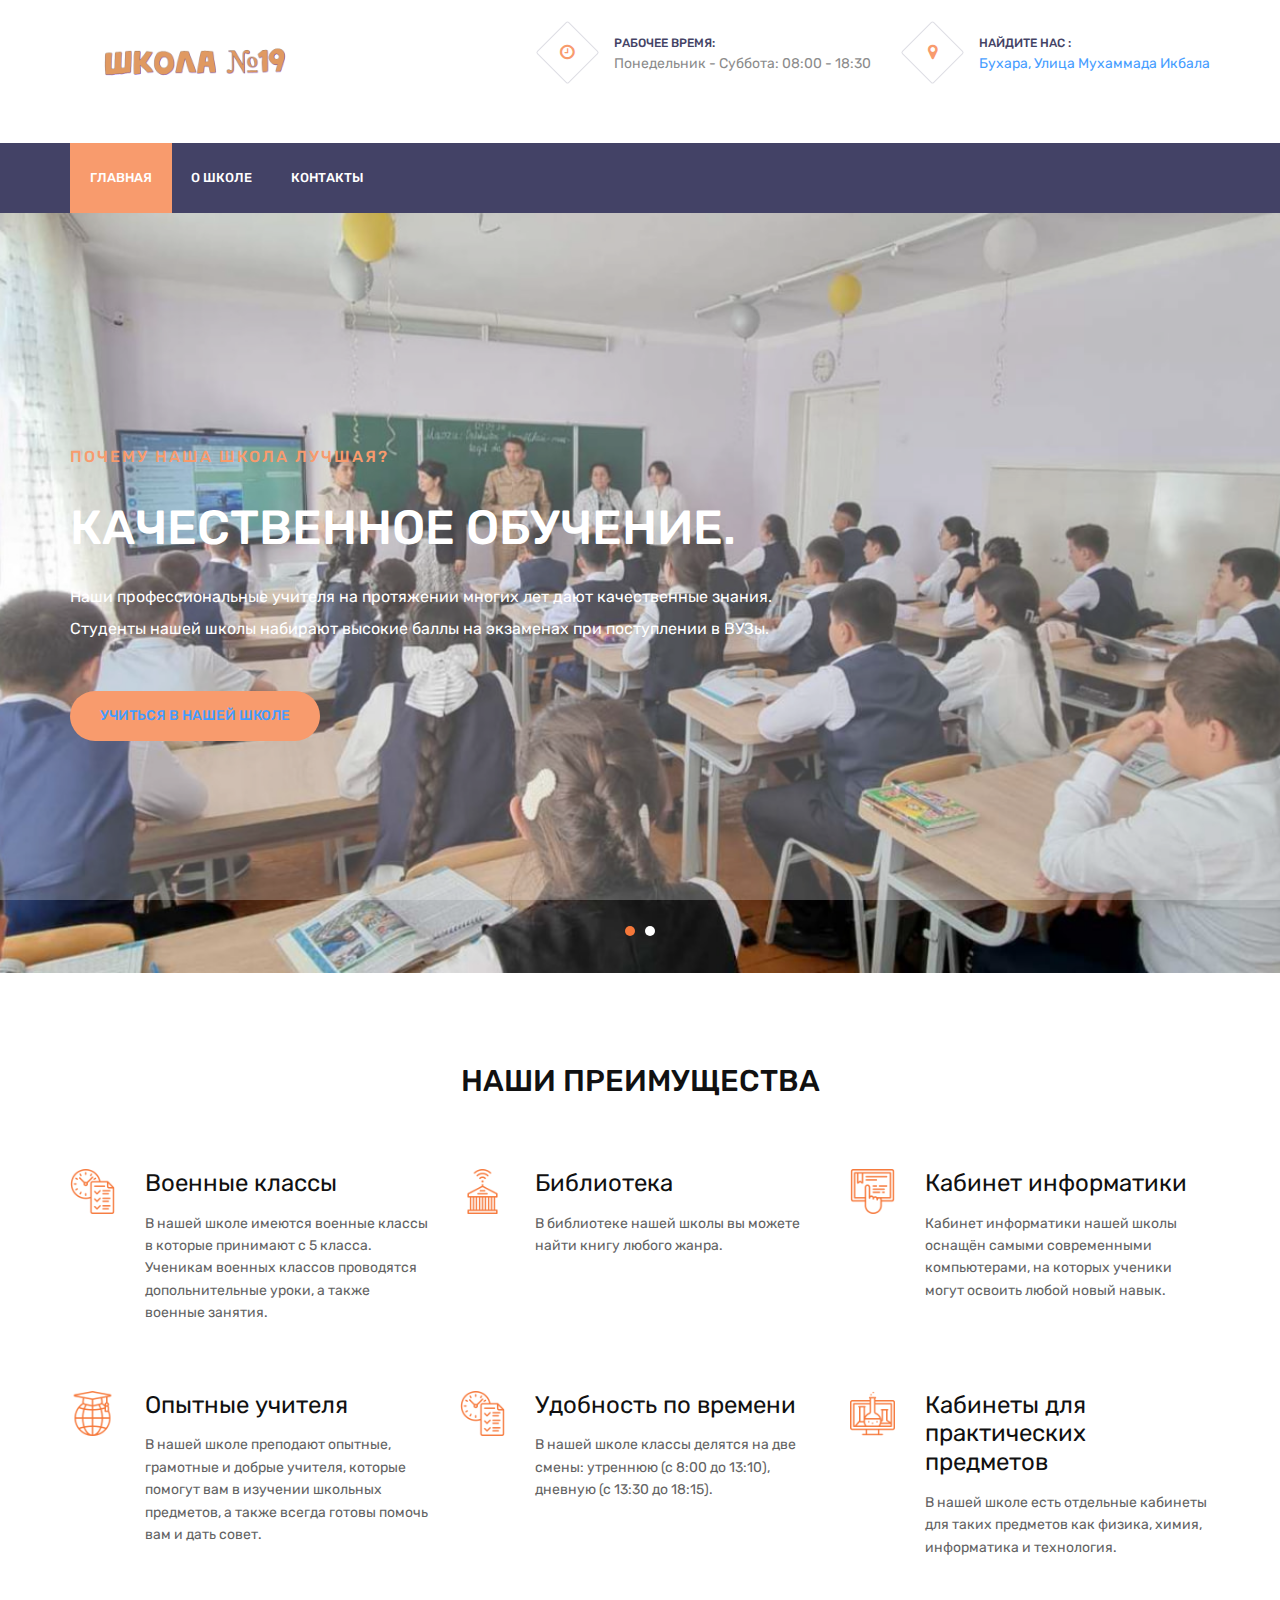
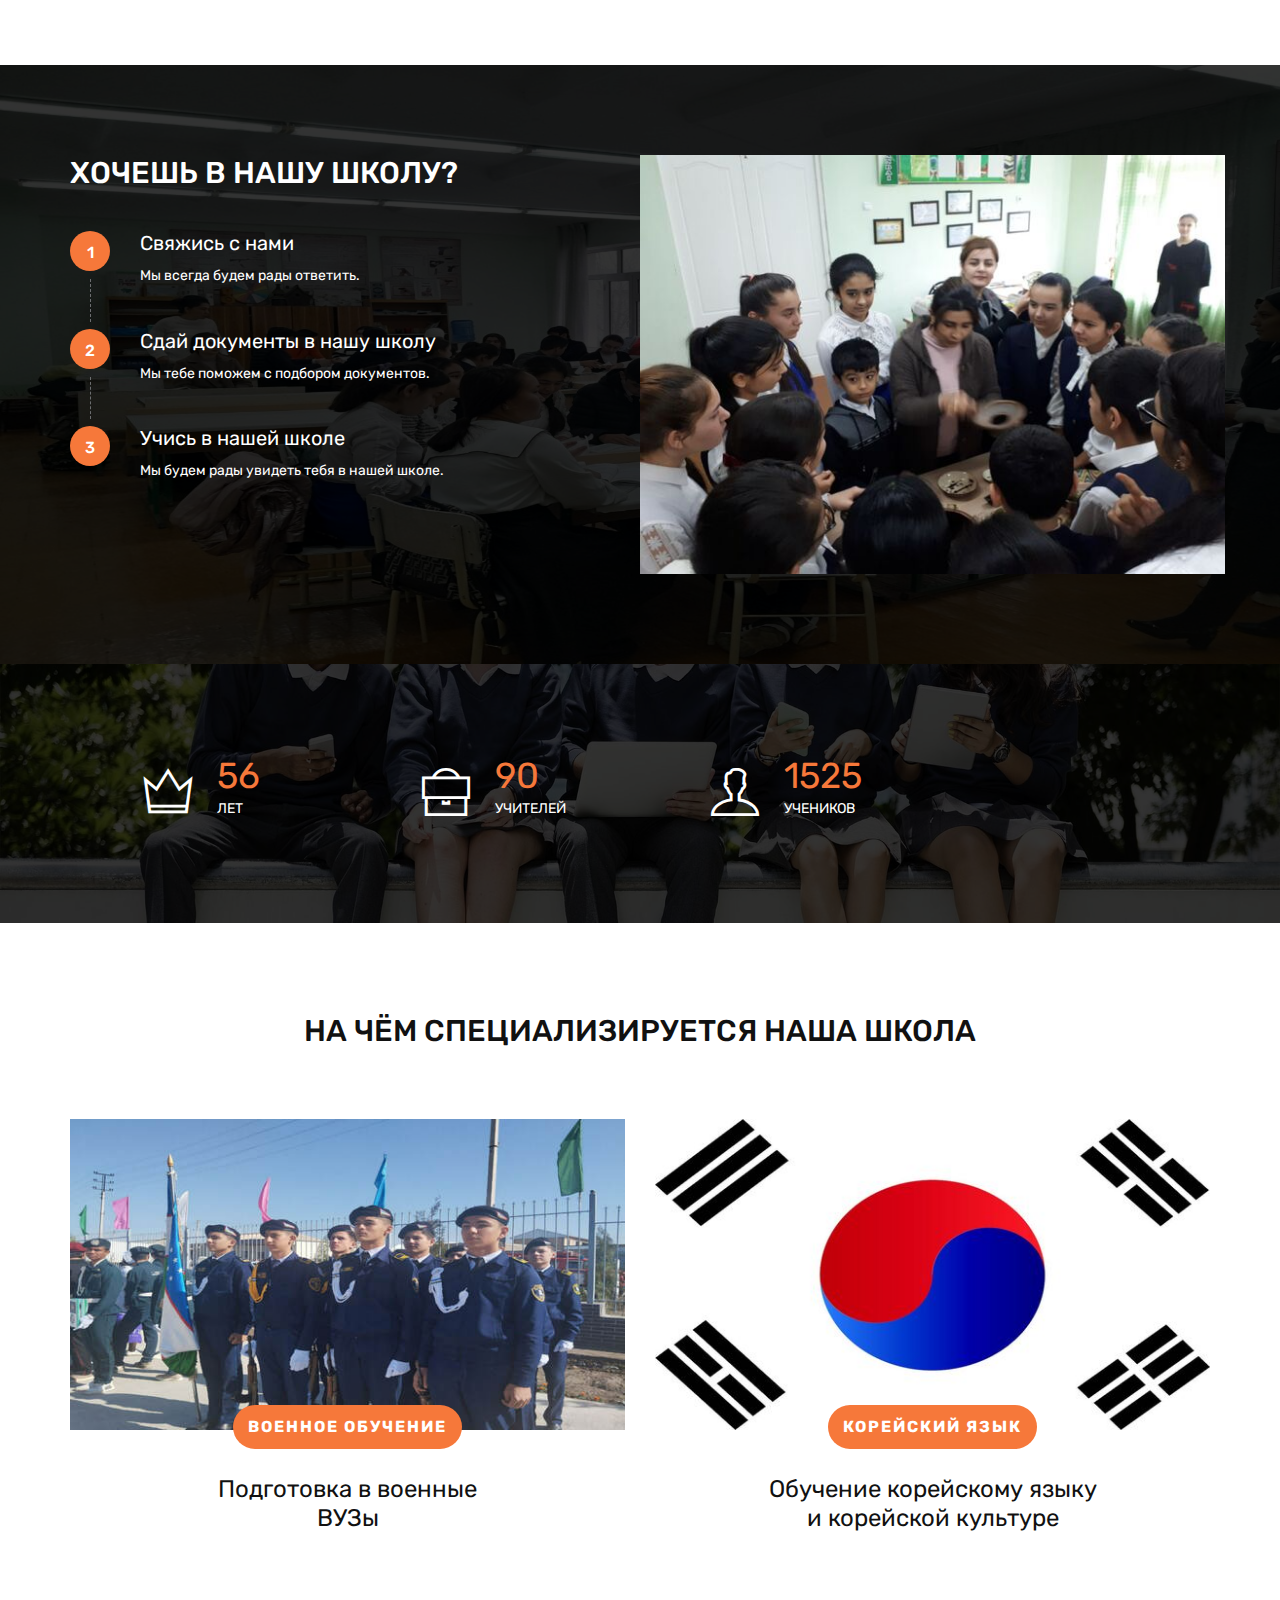
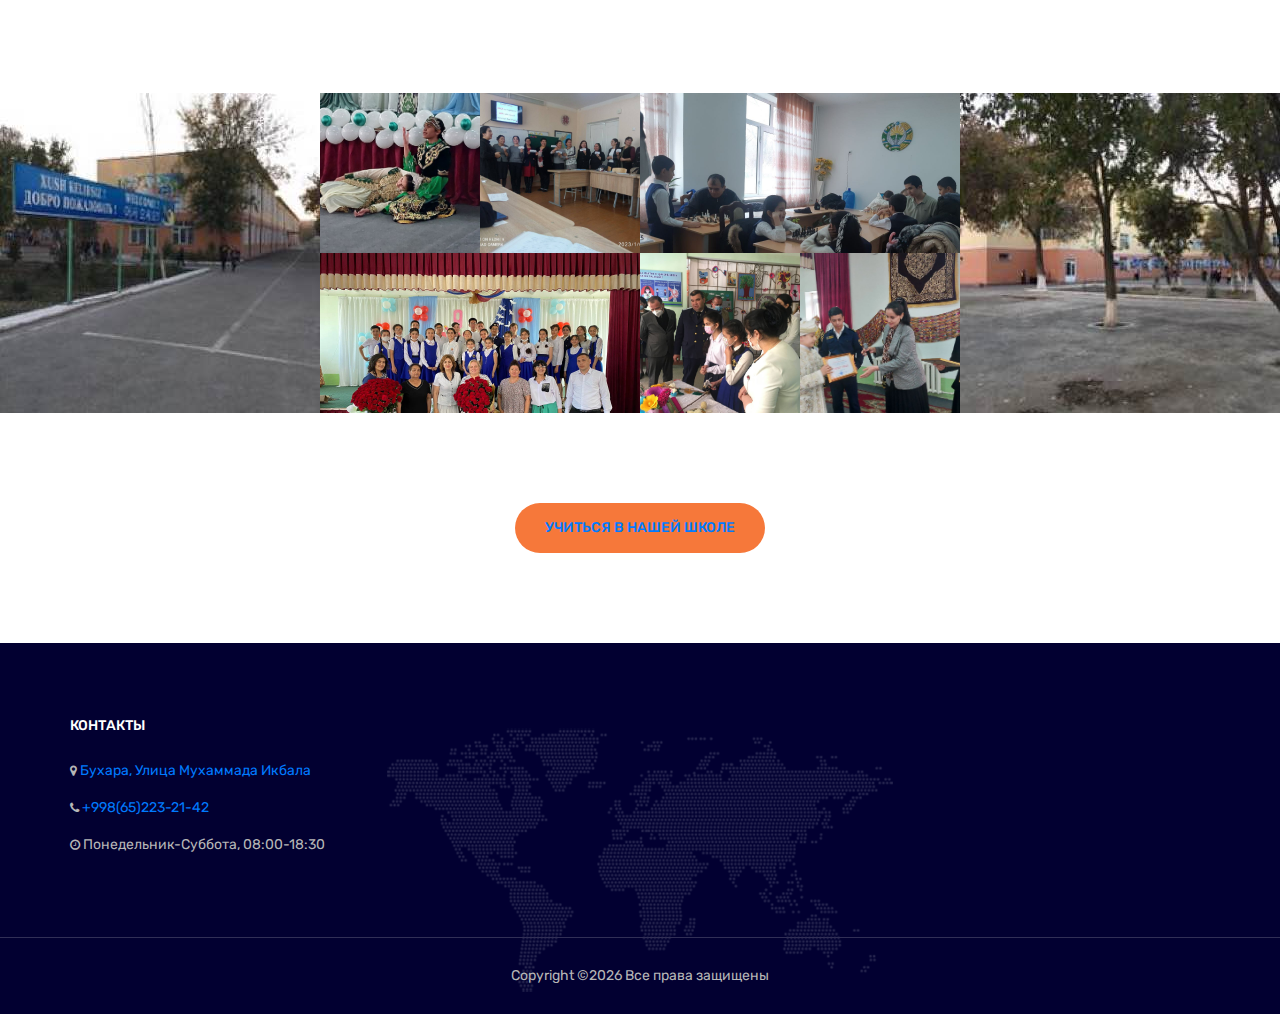
<file: index.html>
<!DOCTYPE html>
<html lang="en">
<head>
	<title>СГОШ №19</title>
	<meta charset="UTF-8">
	<meta name="description" content="Официальный сайт СГОШ №19">
	<meta name="keywords" content="школа №19 Бухара, СГОШ №19 Бухара">
	<meta name="viewport" content="width=device-width, initial-scale=1.0">
	<!-- Favicon -->   
	<link href="img/favicon.ico" rel="shortcut icon"/>

	<!-- Google Fonts -->
	<link href="https://fonts.googleapis.com/css?family=Rubik:400,400i,500,500i,700,700i" rel="stylesheet">

	<!-- Stylesheets -->
	<link rel="stylesheet" href="css/bootstrap.min.css"/>
	<link rel="stylesheet" href="css/font-awesome.min.css"/>
	<link rel="stylesheet" href="css/themify-icons.css"/>
	<link rel="stylesheet" href="css/magnific-popup.css"/>
	<link rel="stylesheet" href="css/animate.css"/>
	<link rel="stylesheet" href="css/owl.carousel.css"/>
	<link rel="stylesheet" href="css/style.css"/>


	<!--[if lt IE 9]>
	  <script src="https://oss.maxcdn.com/html5shiv/3.7.2/html5shiv.min.js"></script>
	  <script src="https://oss.maxcdn.com/respond/1.4.2/respond.min.js"></script>
	<![endif]-->

</head>
<body>
	<!-- Page Preloder -->
	<div id="preloder">
		<div class="loader"></div>
	</div>

	<!-- header section -->
	<header class="header-section">
		<div class="container">
			<!-- logo -->
			<a href="index.html" class="site-logo"><img src="img/logo.png" width="250" alt=""></a>
			<div class="nav-switch">
				<i class="fa fa-bars"></i>
			</div>
			<div class="header-info">
				<div class="hf-item">
					<i class="fa fa-clock-o"></i>
					<p><span>Рабочее время:</span>Понедельник - Суббота: 08:00 - 18:30</p>
				</div>
				<div class="hf-item">
					<i class="fa fa-map-marker"></i>
					<p><span>Найдите нас :</span><a href = "https://yandex.uz/maps/org/shkola_19/133479031563/?ysclid=leb107kxaq178879486">Бухара, Улица Мухаммада Икбала</a></p>
				</div>
			</div>
		</div>
	</header>
	<!-- header section end-->


	<!-- Header section  -->
	<nav class="nav-section">
		<div class="container">
			
			<ul class="main-menu">
				<li class="active"><a href="index.html">Главная</a></li>
				<li><a href="about.html">О школе</a></li>
				<li><a href="contact.html">Контакты</a></li>
			</ul>
		</div>
	</nav>
	<!-- Header section end -->


	<!-- Hero section -->
	<section class="hero-section">
		<div class="hero-slider owl-carousel">
			<div class="hs-item set-bg" data-setbg="img/hero-slider/1.jpg">
				<div class="hs-text">
					<div class="container">
						<div class="row">
							<div class="col-lg-8">
								<div class="hs-subtitle">Почему наша школа лучшая?</div>
								<h2 class="hs-title">Качественное обучение.</h2>
								<p class="hs-des">Наши профессиональные учителя на протяжении многих лет дают качественные знания.<br> Студенты нашей школы набирают высокие баллы на экзаменах при поступлении в ВУЗы.</p>
								<div class="site-btn"><a href="contact.html">Учиться в нашей школе</a></div>
							</div>
						</div>
					</div>
				</div>
			</div>
			<div class="hs-item set-bg" data-setbg="img/hero-slider/2.jpg">
				<div class="hs-text">
					<div class="container">
						<div class="row">
							<div class="col-lg-8">
								<div class="hs-subtitle">Почему наша школа лучшая?</div>
								<h2 class="hs-title">Праздники</h2>
								<p class="hs-des">В нашей школе мы не только обучаем, но и развлекаем учеников ведь между уроками всегда нужны небольшие перерывы и развлечения в виде конкурсов и праздников.</p>
							<div class="site-btn"><a href="contact.html">Учиться в нашей школе</a></div>
							</div>
						</div>
					</div>
				</div>
			</div>
		</div>
	</section>
	<!-- Hero section end -->


	
	<!-- Services section -->
	<section class="service-section spad">
		<div class="container services">
			<div class="section-title text-center">
				<h3>Наши преимущества</h3>
				
			</div>
			<div class="row">
				<div class="col-lg-4 col-sm-6 service-item">
					<div class="service-icon">
						<img src="img/services-icons/5.png" alt="1">
					</div>
					<div class="service-content">
						<h4>Военные классы</h4>
						<p>В нашей школе имеются военные классы в которые принимают с 5 класса. Ученикам военных классов проводятся допольнительные уроки, а также военные занятия.</p>
					</div>
				</div>
				<div class="col-lg-4 col-sm-6 service-item">
					<div class="service-icon">
						<img src="img/services-icons/2.png" alt="1">
					</div>
					<div class="service-content">
						<h4>Библиотека</h4>
						<p>В библиотеке нашей школы вы можете найти книгу любого жанра.</p>
					</div>
				</div>
				<div class="col-lg-4 col-sm-6 service-item">
					<div class="service-icon">
						<img src="img/services-icons/3.png" alt="1">
					</div>
					<div class="service-content">
						<h4>Кабинет информатики</h4>
						<p>Кабинет информатики нашей школы оснащён самыми современными компьютерами, на которых ученики могут освоить любой новый навык.</p>
					</div>
				</div>
				<div class="col-lg-4 col-sm-6 service-item">
					<div class="service-icon">
						<img src="img/services-icons/4.png" alt="1">
					</div>
					<div class="service-content">
						<h4>Опытные учителя</h4>
						<p>В нашей школе преподают опытные, грамотные и добрые учителя, которые помогут вам в изучении школьных предметов, а также всегда готовы помочь вам и дать совет.</p>
					</div>
				</div>
				<div class="col-lg-4 col-sm-6 service-item">
					<div class="service-icon">
						<img src="img/services-icons/5.png" alt="1">
					</div>
					<div class="service-content">
						<h4>Удобность по времени</h4>
						<p>В нашей школе классы делятся на две смены: утреннюю (с 8:00 до 13:10), дневную (с 13:30 до 18:15).</p>
					</div>
				</div>
				<div class="col-lg-4 col-sm-6 service-item">
					<div class="service-icon">
						<img src="img/services-icons/6.png" alt="1">
					</div>
					<div class="service-content">
						<h4>Кабинеты для практических предметов</h4>
						<p>В нашей школе есть отдельные кабинеты для таких предметов как физика, химия, информатика и технология.</p>
					</div>
				</div>
			</div>
		</div>
	</section>
	<!-- Services section end -->

	
	<!-- Enroll section -->
	<section class="enroll-section spad set-bg" data-setbg="img/enroll-bg.jpg">
		<div class="container">
			<div class="row">
				<div class="col-lg-5">
					<div class="section-title text-white">
						<h3>Хочешь в нашу школу?</h3>
						
					</div>
					<div class="enroll-list text-white">
						<div class="enroll-list-item">
							<span>1</span>
							<h5><a href="contact.html">Свяжись с нами</a></h5>
							<p>Мы всегда будем рады ответить.</p>
						</div>
						<div class="enroll-list-item">
							<span>2</span>
							<h5>Сдай документы в нашу школу</h5>
							<p>Мы тебе поможем с подбором документов.</p>
						</div>
						<div class="enroll-list-item">
							<span>3</span>
							<h5>Учись в нашей школе</h5>
							<p>Мы будем рады увидеть тебя в нашей школе.</p>
						</div>
					</div>
				</div>
				<div class="col-lg-6 offset-lg-1 p-lg-0 p-4">
					<img src="img/encroll-img.jpg" alt="">
				</div>
			</div>
		</div>
	</section>
	<!-- Enroll section end -->


	

	<!-- Fact section -->
	<section class="fact-section spad set-bg" data-setbg="img/fact-bg.jpg">
		<div class="container">
			<div class="row">
				<div class="col-sm-6 col-lg-3 fact">
					<div class="fact-icon">
						<i class="ti-crown"></i>
					</div>
					<div class="fact-text">
						<h2>56</h2>
						<p>ЛЕТ</p>
					</div>
				</div>
				<div class="col-sm-6 col-lg-3 fact">
					<div class="fact-icon">
						<i class="ti-briefcase"></i>
					</div>
					<div class="fact-text">
						<h2>90</h2>
						<p>УЧИТЕЛЕЙ</p>
					</div>
				</div>
				<div class="col-sm-6 col-lg-3 fact">
					<div class="fact-icon">
						<i class="ti-user"></i>
					</div>
					<div class="fact-text">
						<h2>1525</h2>
						<p>УЧЕНИКОВ</p>
					</div>
				</div>
				
			</div>
		</div>
	</section>
	<!-- Fact section end-->


	<!-- Event section -->
	<section class="event-section spad">
		<div class="container">
			<div class="section-title text-center">
				<h3>НА ЧЁМ СПЕЦИАЛИЗИРУЕТСЯ НАША ШКОЛА</h3>
				
			</div>
			<div class="row">
				<div class="col-md-6 event-item">
					<div class="event-thumb">
						<img src="img/event/1.jpg" alt="">
						<div class="event-date">
						<span>ВОЕННОЕ ОБУЧЕНИЕ</span>
						</div>
					</div>
					<div class="event-info">
						<h4>Подготовка в военные<br>ВУЗы</h4>
						
					</div>
				</div>
				<div class="col-md-6 event-item">
					<div class="event-thumb">
						<img src="img/event/2.jpg" alt="">
						<div class="event-date">
							<span>КОРЕЙСКИЙ ЯЗЫК</span>
						</div>
					</div>
					<div class="event-info">
						<h4>Обучение корейскому языку <br> и корейской культуре</h4>
						
					</div>
				</div>
			</div>
		</div>
	</section>
	<!-- Event section end -->


	<!-- Gallery section -->
	<div class="gallery-section">
		<div class="gallery">
			<div class="grid-sizer"></div>
			<div class="gallery-item gi-big set-bg" data-setbg="img/gallery/1.jpg">
				<a class="img-popup" href="img/gallery/1.jpg"><i class="ti-plus"></i></a>
			</div>
			<div class="gallery-item set-bg" data-setbg="img/gallery/2.jpg">
				<a class="img-popup" href="img/gallery/2.jpg"><i class="ti-plus"></i></a>
			</div>
			<div class="gallery-item set-bg" data-setbg="img/gallery/3.jpg">
				<a class="img-popup" href="img/gallery/3.jpg"><i class="ti-plus"></i></a>
			</div>
			<div class="gallery-item gi-long set-bg" data-setbg="img/gallery/5.jpg">
				<a class="img-popup" href="img/gallery/5.jpg"><i class="ti-plus"></i></a>
			</div>
			<div class="gallery-item gi-big set-bg" data-setbg="img/gallery/8.jpg">
				<a class="img-popup" href="img/gallery/8.jpg"><i class="ti-plus"></i></a>
			</div>
			<div class="gallery-item gi-long set-bg" data-setbg="img/gallery/4.jpg">
				<a class="img-popup" href="img/gallery/4.jpg"><i class="ti-plus"></i></a>
			</div>
			<div class="gallery-item set-bg" data-setbg="img/gallery/6.jpg">
				<a class="img-popup" href="img/gallery/6.jpg"><i class="ti-plus"></i></a>
			</div>
			<div class="gallery-item set-bg" data-setbg="img/gallery/7.jpg">
				<a class="img-popup" href="img/gallery/7.jpg"><i class="ti-plus"></i></a>
			</div>
		</div>
	</div>
	<!-- Gallery section -->


	<!-- Blog section -->
	<section class="blog-section spad">
	      <center><div class="site-btn"><a href="contact.html">Учиться в нашей школе</a></div></center>
	</section>
	<!-- Blog section -->


	


	<!-- Footer section -->
	<footer class="footer-section">
		<div class="container footer-top">
			<div class="row">
				
				<!-- widget -->
				<div class="col-sm-6 col-lg-3 footer-widget">
					<h6 class="fw-title">КОНТАКТЫ</h6>
					<ul class="contact">
						<li><p><i class="fa fa-map-marker"></i> <a href = "https://yandex.uz/maps/org/shkola_19/133479031563/?ysclid=leb107kxaq178879486">Бухара, Улица Мухаммада Икбала</a></p></li>
						<li><p><i class="fa fa-phone"></i> <a href="tel:+998652232152">+998(65)223-21-42</a></p></li>
						<li><p><i class="fa fa-clock-o"></i> Понедельник-Суббота, 08:00-18:30</p></li>
					</ul>
				</div>
			</div>
		</div>
		<!-- copyright -->
		<div class="copyright">
			<div class="container">
				<p><!-- Link back to Colorlib can't be removed. Template is licensed under CC BY 3.0. -->
Copyright &copy;<script>document.write(new Date().getFullYear());</script> Все права защищены 

<!-- Link back to Colorlib can't be removed. Template is licensed under CC BY 3.0. --></p>
			</div>		
		</div>
	</footer>
	<!-- Footer section end-->



	<!--====== Javascripts & Jquery ======-->
	<script src="js/jquery-3.2.1.min.js"></script>
	<script src="js/owl.carousel.min.js"></script>
	<script src="js/jquery.countdown.js"></script>
	<script src="js/masonry.pkgd.min.js"></script>
	<script src="js/magnific-popup.min.js"></script>
	<script src="js/main.js"></script>
	
</body>
</html>
</file>
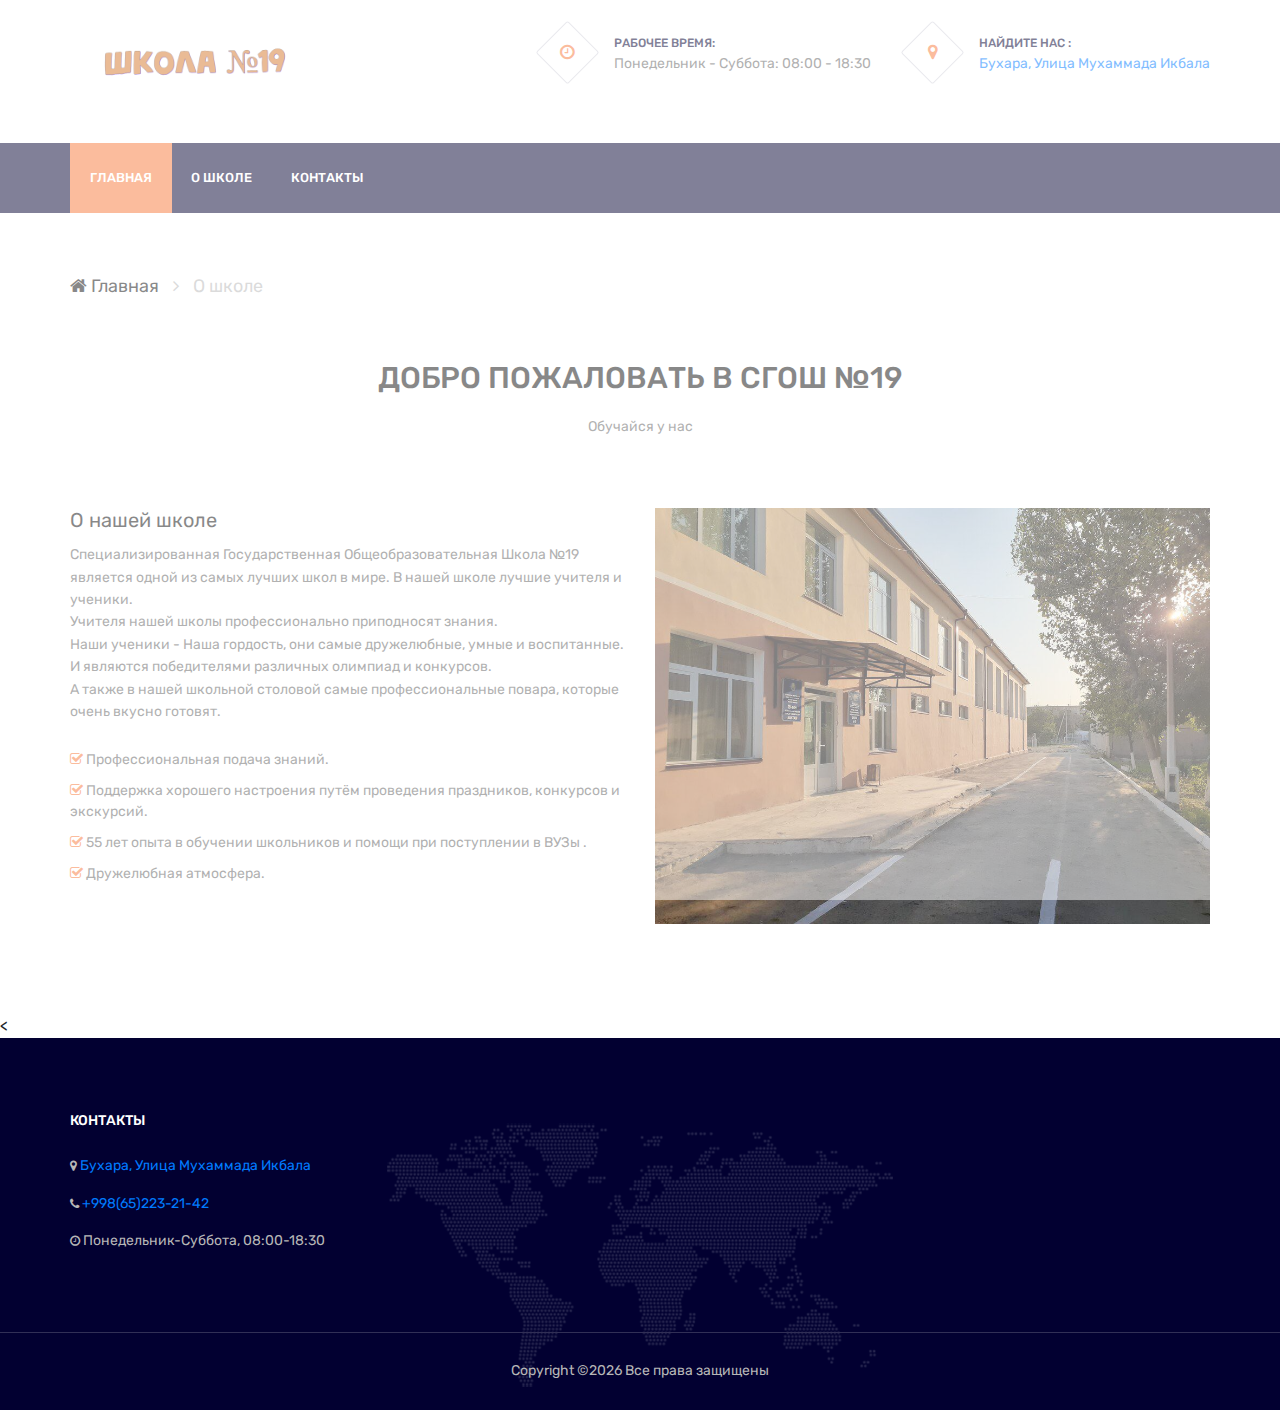
<file: about.html>
<!DOCTYPE html>
<html lang="en">
<head>
	<title>О СГОШ №19</title>
	<meta charset="UTF-8">
	<meta name="description" content="Официальный сайт СГОШ №19">
	<meta name="keywords" content="школа №19 Бухара, СГОШ №19 Бухара">
	<meta name="viewport" content="width=device-width, initial-scale=1.0">
	<!-- Favicon -->   
	<link href="img/favicon.ico" rel="shortcut icon"/>

	<!-- Google Fonts -->
	<link href="https://fonts.googleapis.com/css?family=Rubik:400,400i,500,500i,700,700i" rel="stylesheet">

	<!-- Stylesheets -->
	<link rel="stylesheet" href="css/bootstrap.min.css"/>
	<link rel="stylesheet" href="css/font-awesome.min.css"/>
	<link rel="stylesheet" href="css/themify-icons.css"/>
	<link rel="stylesheet" href="css/animate.css"/>
	<link rel="stylesheet" href="css/owl.carousel.css"/>
	<link rel="stylesheet" href="css/style.css"/>


	<!--[if lt IE 9]>
	  <script src="https://oss.maxcdn.com/html5shiv/3.7.2/html5shiv.min.js"></script>
	  <script src="https://oss.maxcdn.com/respond/1.4.2/respond.min.js"></script>
	<![endif]-->

</head>
<body>
	<!-- Page Preloder -->
	<div id="preloder">
		<div class="loader"></div>
	</div>

	<!-- header section -->
	<header class="header-section">
		<div class="container">
			<!-- logo -->
			<a href="index.html" class="site-logo"><img src="img/logo.png" width="250" alt=""></a>
			<div class="nav-switch">
				<i class="fa fa-bars"></i>
			</div>
			<div class="header-info">
				<div class="hf-item">
					<i class="fa fa-clock-o"></i>
					<p><span>Рабочее время:</span>Понедельник - Суббота: 08:00 - 18:30</p>
				</div>
				<div class="hf-item">
					<i class="fa fa-map-marker"></i>
					<p><span>Найдите нас :</span><a href = "https://yandex.uz/maps/org/shkola_19/133479031563/?ysclid=leb107kxaq178879486">Бухара, Улица Мухаммада Икбала</a></p>
				</div>
			</div>
		</div>
	</header>
	<!-- header section end-->


	<!-- Header section  -->
	<nav class="nav-section">
		<div class="container">
			
			<ul class="main-menu">
				<li class="active"><a href="index.html">Главная</a></li>
				<li><a href="about.html">О школе</a></li>
				<li><a href="contact.html">Контакты</a></li>
			</ul>
		</div>
	</nav>
	<!-- Header section end -->


	<!-- Breadcrumb section -->
	<div class="site-breadcrumb">
		<div class="container">
			<a href="#"><i class="fa fa-home"></i> Главная</a> <i class="fa fa-angle-right"></i>
			<span>О школе</span>
		</div>
	</div>
	<!-- Breadcrumb section end -->


	<!-- About section -->
	<section class="about-section spad pt-0">
		<div class="container">
			<div class="section-title text-center">
				<h3>ДОБРО ПОЖАЛОВАТЬ В СГОШ №19 </h3>
				<p>Обучайся у нас</p>
			</div>
			<div class="row">
				<div class="col-lg-6 about-text">
					<h5>О нашей школе</h5>
					<p>Специализированная Государственная Общеобразовательная Школа №19 является одной из самых лучших школ в мире. В нашей школе лучшие учителя и ученики.<br> Учителя нашей школы профессионально приподносят знания. <br>Наши ученики - Наша гордость, они самые дружелюбные, умные и воспитанные. И являются победителями различных олимпиад и конкурсов. <br> А также в нашей школьной столовой самые профессиональные повара, которые очень вкусно готовят.</p>
					
					<ul class="about-list">
						<li><i class="fa fa-check-square-o"></i> Профессиональная подача знаний.</li>
						<li><i class="fa fa-check-square-o"></i> Поддержка хорошего настроения путём проведения праздников, конкурсов и экскурсий.</li>
						<li><i class="fa fa-check-square-o"></i> 55 лет опыта в обучении школьников и помощи при поступлении в ВУЗы .</li>
						<li><i class="fa fa-check-square-o"></i> Дружелюбная атмосфера.</li>
					</ul>
				</div>
				<div class="col-lg-6 pt-5 pt-lg-0">
					<img src="img/about.jpg" alt="">
				</div>
			</div>
		</div>
	</section>
	<!-- About section end-->


	


	

	<

	<!-- Footer section -->
	<footer class="footer-section">
		<div class="container footer-top">
			<div class="row">
				
				<!-- widget -->
				<div class="col-sm-6 col-lg-3 footer-widget">
					<h6 class="fw-title">КОНТАКТЫ</h6>
					<ul class="contact">
						<li><p><i class="fa fa-map-marker"></i> <a href = "https://yandex.uz/maps/org/shkola_19/133479031563/?ysclid=leb107kxaq178879486">Бухара, Улица Мухаммада Икбала</a></p></li>
						<li><p><i class="fa fa-phone"></i> <a href="tel:+998652232142">+998(65)223-21-42</a></p></li>

						<li><p><i class="fa fa-clock-o"></i> Понедельник-Суббота, 08:00-18:30</p></li>
					</ul>
				</div>
			</div>
		</div>
		<!-- copyright -->
		<div class="copyright">
			<div class="container">
				<p><!-- Link back to Colorlib can't be removed. Template is licensed under CC BY 3.0. -->
Copyright &copy;<script>document.write(new Date().getFullYear());</script> Все права защищены 
<!-- Link back to Colorlib can't be removed. Template is licensed under CC BY 3.0. --></p>
			</div>		
		</div>
	</footer>
	<!-- Footer section end-->




	<!--====== Javascripts & Jquery ======-->
	<script src="js/jquery-3.2.1.min.js"></script>
	<script src="js/owl.carousel.min.js"></script>
	<script src="js/jquery.countdown.js"></script>
	<script src="js/masonry.pkgd.min.js"></script>
	<script src="js/magnific-popup.min.js"></script>
	<script src="js/main.js"></script>
	
</body>
</html>
</file>
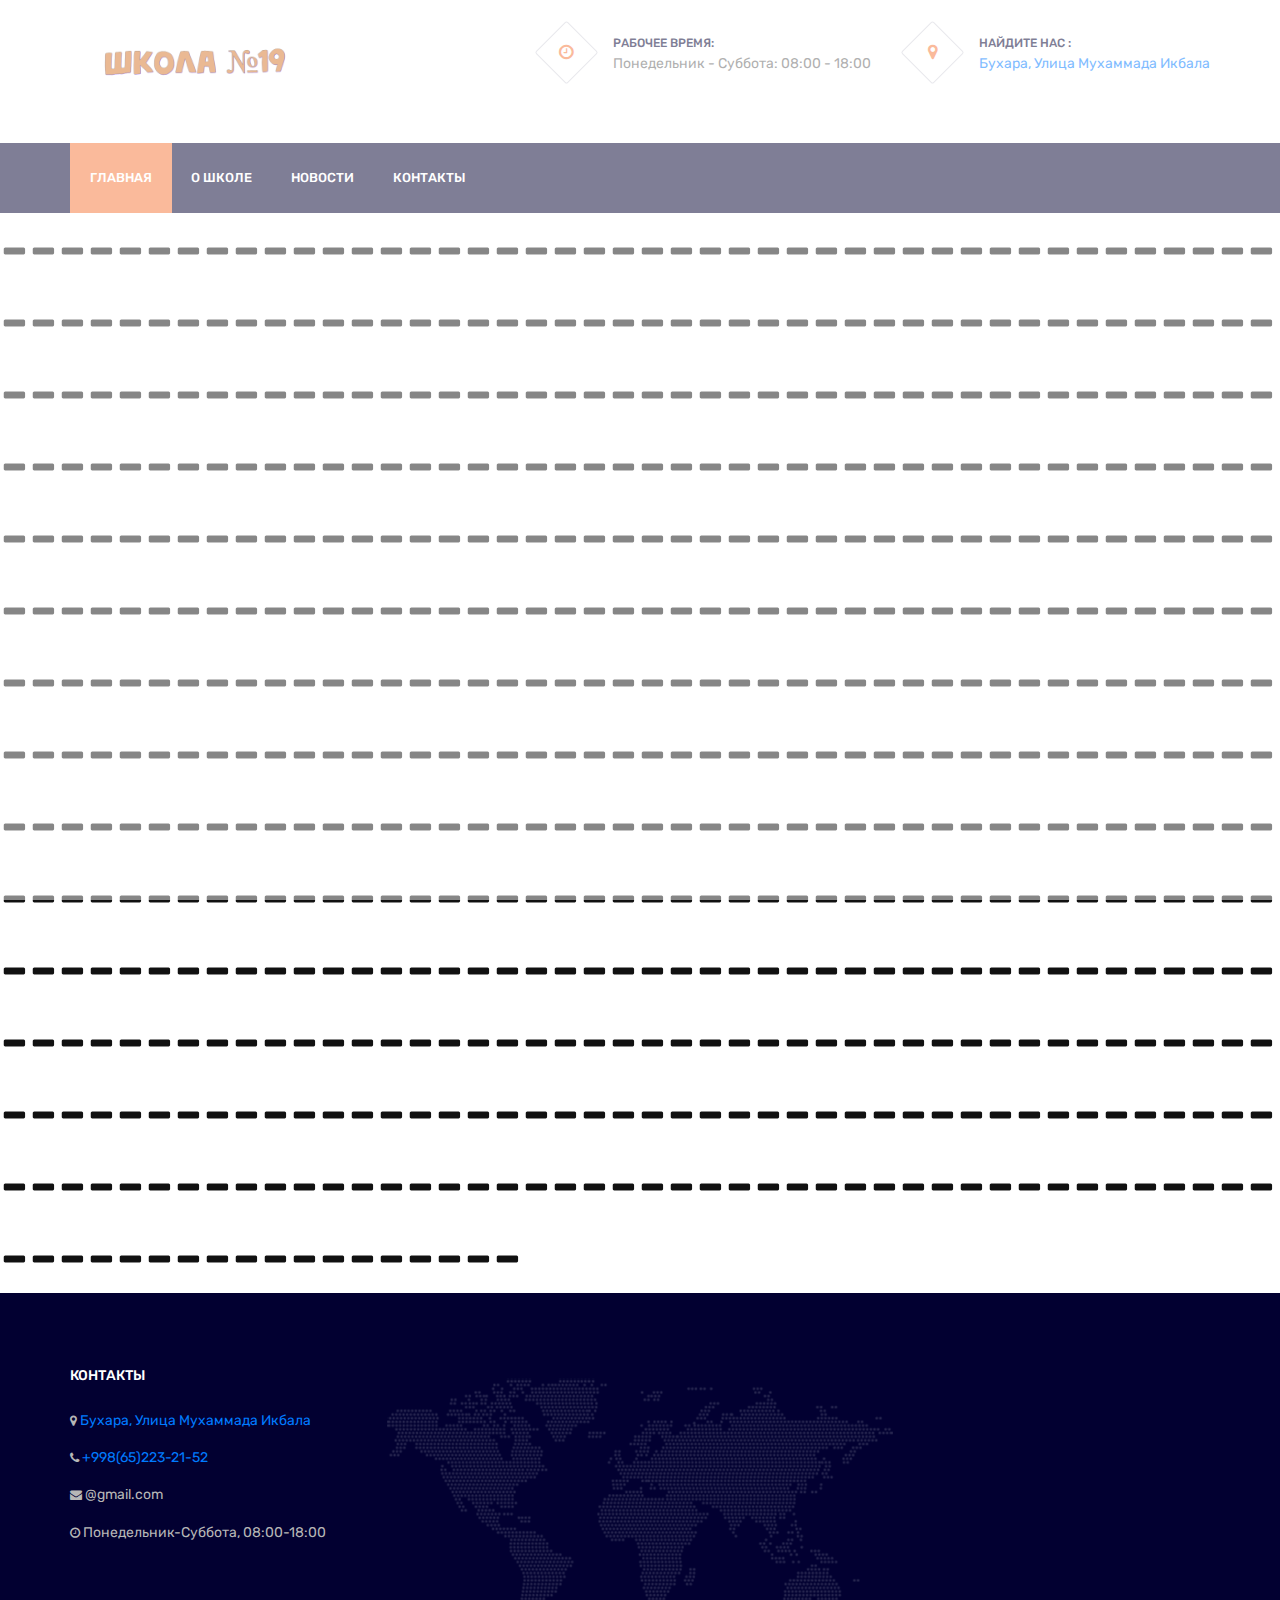
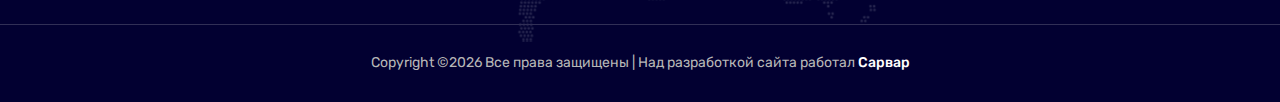
<file: art.html>
<!DOCTYPE html>
<html lang="en">
<head>
	<title>Достижения в искусстве учеников СГОШ №19</title>
	<meta charset="UTF-8">
	<meta name="description" content="Официальный сайт СГОШ №19">
	<meta name="keywords" content="школа №19 Бухара, СГОШ №19 Бухара">
	<meta name="viewport" content="width=device-width, initial-scale=1.0">
	<!-- Favicon -->   
	<link href="img/favicon.ico" rel="shortcut icon"/>

	<!-- Google Fonts -->
	<link href="https://fonts.googleapis.com/css?family=Rubik:400,400i,500,500i,700,700i" rel="stylesheet">

	<!-- Stylesheets -->
	<link rel="stylesheet" href="css/bootstrap.min.css"/>
	<link rel="stylesheet" href="css/font-awesome.min.css"/>
	<link rel="stylesheet" href="css/themify-icons.css"/>
	<link rel="stylesheet" href="css/magnific-popup.css"/>
	<link rel="stylesheet" href="css/animate.css"/>
	<link rel="stylesheet" href="css/owl.carousel.css"/>
	<link rel="stylesheet" href="css/style.css"/>


	<!--[if lt IE 9]>
	  <script src="https://oss.maxcdn.com/html5shiv/3.7.2/html5shiv.min.js"></script>
	  <script src="https://oss.maxcdn.com/respond/1.4.2/respond.min.js"></script>
	<![endif]-->

</head>
<body>
	<!-- Page Preloder -->
	<div id="preloder">
		<div class="loader"></div>
	</div>

	<!-- header section -->
	<header class="header-section">
		<div class="container">
			<!-- logo -->
			<a href="index.html" class="site-logo"><img src="img/logo.png" width="250" alt=""></a>
			<div class="nav-switch">
				<i class="fa fa-bars"></i>
			</div>
			<div class="header-info">
				<div class="hf-item">
					<i class="fa fa-clock-o"></i>
					<p><span>Рабочее время:</span>Понедельник - Суббота: 08:00 - 18:00</p>
				</div>
				<div class="hf-item">
					<i class="fa fa-map-marker"></i>
					<p><span>Найдите нас :</span><a href = "https://yandex.uz/maps/org/shkola_19/133479031563/?ysclid=leb107kxaq178879486">Бухара, Улица Мухаммада Икбала</a></p>
				</div>
			</div>
		</div>
	</header>
	<!-- header section end-->


	<!-- Header section  -->
	<nav class="nav-section">
		<div class="container">
			
			<ul class="main-menu">
				<li class="active"><a href="index.html">Главная</a></li>
				<li><a href="about.html">О школе</a></li>
				<li><a href="blog.html">Новости</a></li>
				<li><a href="contact.html">Контакты</a></li>
			</ul>
		</div>
	</nav>
	<!-- Header section end -->

	<h1>[base64]</h1>
	<!-- Footer section -->
	<footer class="footer-section">
		<div class="container footer-top">
			<div class="row">
				
				<!-- widget -->
				<div class="col-sm-6 col-lg-3 footer-widget">
					<h6 class="fw-title">КОНТАКТЫ</h6>
					<ul class="contact">
						<li><p><i class="fa fa-map-marker"></i> <a href = "https://yandex.uz/maps/org/shkola_19/133479031563/?ysclid=leb107kxaq178879486">Бухара, Улица Мухаммада Икбала</a></p></li>
						<li><p><i class="fa fa-phone"></i> <a href="tel:+998652232152">+998(65)223-21-52</a></p></li>
						<li><p><i class="fa fa-envelope"></i> @gmail.com</p></li>
						<li><p><i class="fa fa-clock-o"></i> Понедельник-Суббота, 08:00-18:00</p></li>
					</ul>
				</div>
			</div>
		</div>
		<!-- copyright -->
		<div class="copyright">
			<div class="container">
				<p><!-- Link back to Colorlib can't be removed. Template is licensed under CC BY 3.0. -->
Copyright &copy;<script>document.write(new Date().getFullYear());</script> Все права защищены | Над разработкой сайта работал
<a href="https://sqfolio.netlify.app/" target="_blank">Сарвар</a>
<!-- Link back to Colorlib can't be removed. Template is licensed under CC BY 3.0. --></p>
			</div>		
		</div>
	</footer>
	<!-- Footer section end-->



	<!--====== Javascripts & Jquery ======-->
	<script src="js/jquery-3.2.1.min.js"></script>
	<script src="js/owl.carousel.min.js"></script>
	<script src="js/jquery.countdown.js"></script>
	<script src="js/masonry.pkgd.min.js"></script>
	<script src="js/magnific-popup.min.js"></script>
	<script src="js/main.js"></script>
	
</body>
</html>
</file>
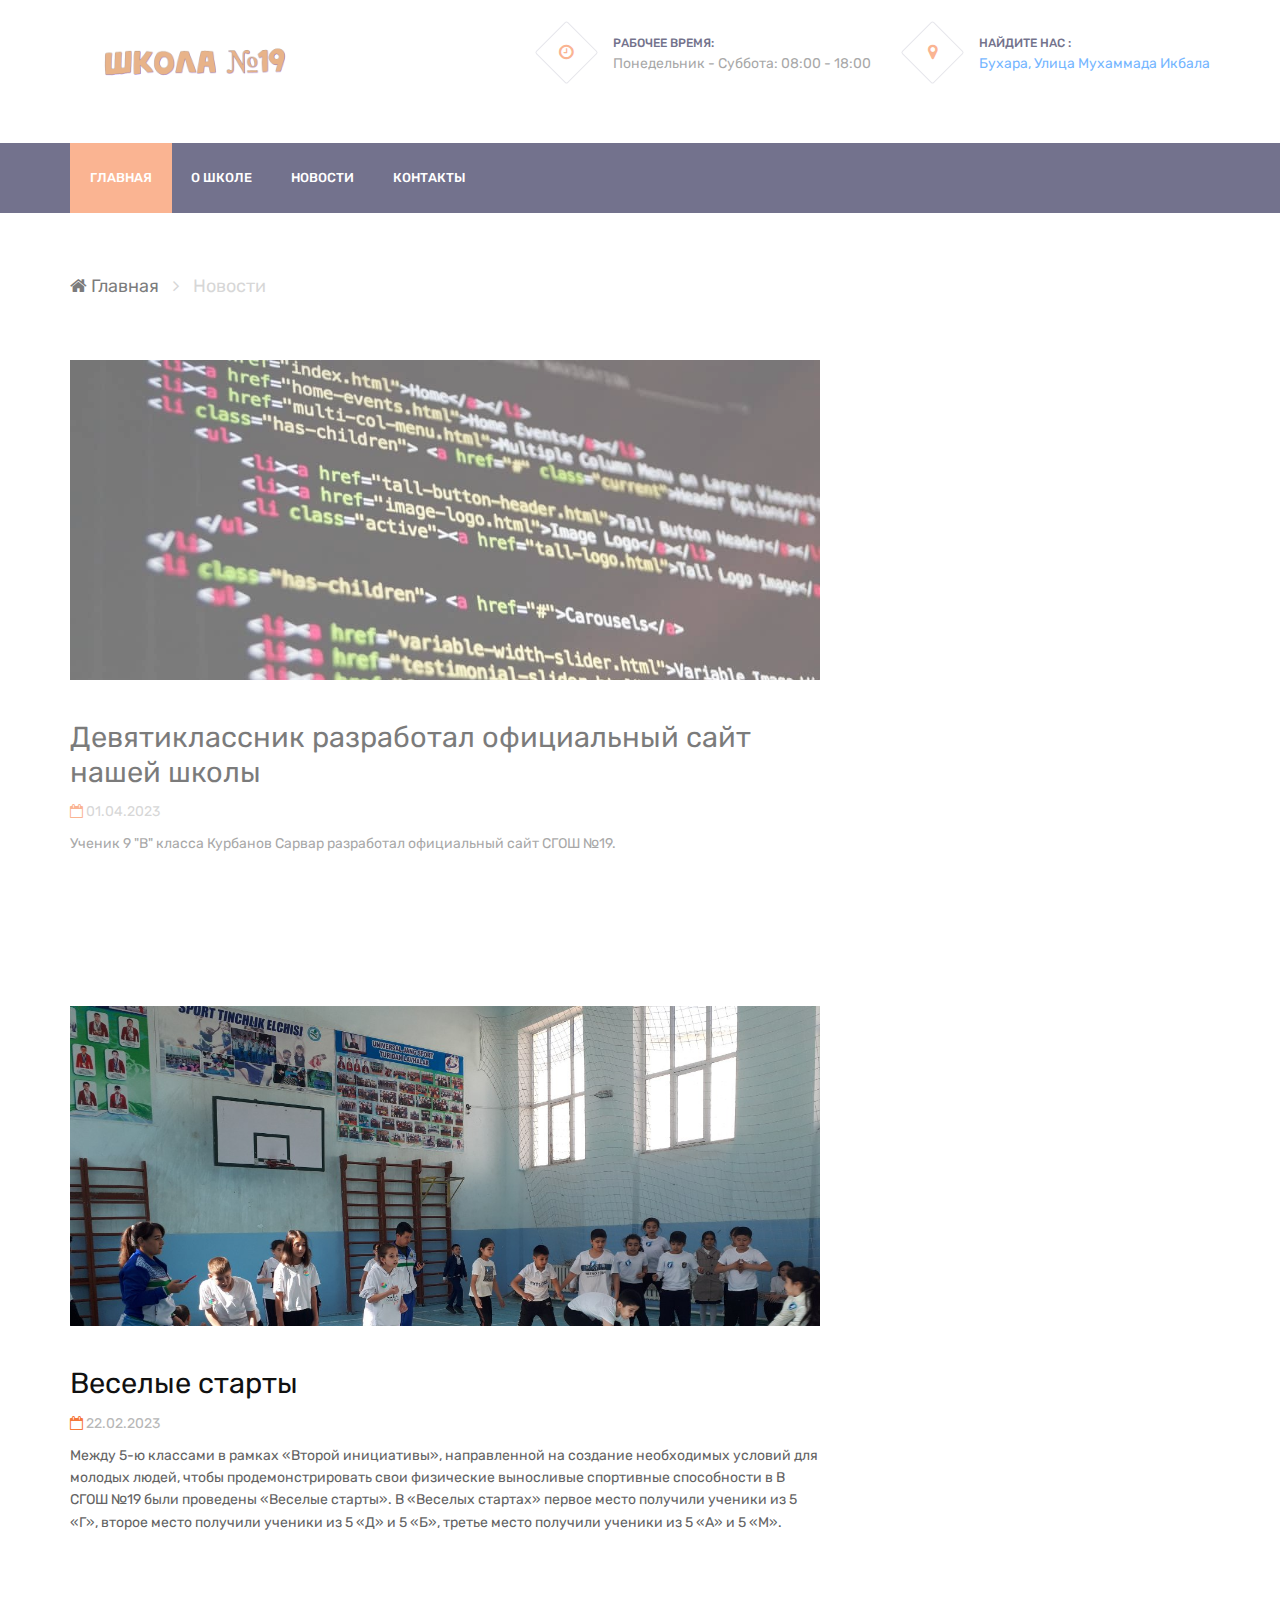
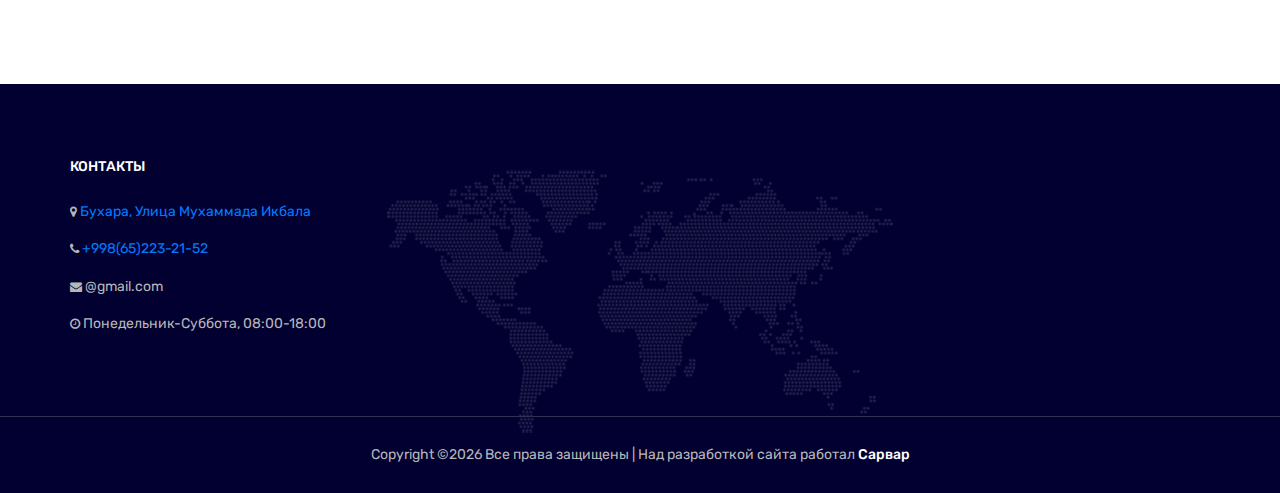
<file: blog.html>
<!DOCTYPE html>
<html lang="en">
<head>
	<title>Новости СГОШ №19</title>
	<meta charset="UTF-8">
	<meta name="description" content="Официальный сайт СГОШ №19">
	<meta name="keywords" content="школа №19 Бухара, СГОШ №19 Бухара">
	<meta name="viewport" content="width=device-width, initial-scale=1.0">
	<!-- Favicon -->   
	<link href="img/favicon.ico" rel="shortcut icon"/>

	<!-- Google Fonts -->
	<link href="https://fonts.googleapis.com/css?family=Rubik:400,400i,500,500i,700,700i" rel="stylesheet">

	<!-- Stylesheets -->
	<link rel="stylesheet" href="css/bootstrap.min.css"/>
	<link rel="stylesheet" href="css/font-awesome.min.css"/>
	<link rel="stylesheet" href="css/themify-icons.css"/>
	<link rel="stylesheet" href="css/owl.carousel.css"/>
	<link rel="stylesheet" href="css/style.css"/>


	<!--[if lt IE 9]>
	  <script src="https://oss.maxcdn.com/html5shiv/3.7.2/html5shiv.min.js"></script>
	  <script src="https://oss.maxcdn.com/respond/1.4.2/respond.min.js"></script>
	<![endif]-->

</head>
<body>
	<!-- Page Preloder -->
	<div id="preloder">
		<div class="loader"></div>
	</div>

	
		

	<!-- header section -->
	<header class="header-section">
		<div class="container">
			<!-- logo -->
			<a href="index.html" class="site-logo"><img src="img/logo.png" width="250" alt=""></a>
			<div class="nav-switch">
				<i class="fa fa-bars"></i>
			</div>
			<div class="header-info">
				<div class="hf-item">
					<i class="fa fa-clock-o"></i>
					<p><span>Рабочее время:</span>Понедельник - Суббота: 08:00 - 18:00</p>
				</div>
				<div class="hf-item">
					<i class="fa fa-map-marker"></i>
					<p><span>Найдите нас :</span><a href = "https://yandex.uz/maps/org/shkola_19/133479031563/?ysclid=leb107kxaq178879486">Бухара, Улица Мухаммада Икбала</a></p>
				</div>
			</div>
		</div>
	</header>
	<!-- header section end-->


	<!-- Header section  -->
	<nav class="nav-section">
		<div class="container">
			
			<ul class="main-menu">
				<li class="active"><a href="index.html">Главная</a></li>
				<li><a href="about.html">О школе</a></li>
				<li><a href="blog.html">Новости</a></li>
				<li><a href="contact.html">Контакты</a></li>
			</ul>
		</div>
	</nav>
	<!-- Header section end -->


	<!-- Breadcrumb section -->
	<div class="site-breadcrumb">
		<div class="container">
			<a href="#"><i class="fa fa-home"></i> Главная</a> <i class="fa fa-angle-right"></i>
			<span>Новости</span>
		</div>
	</div>
	<!-- Breadcrumb section end -->

	


	<!-- Blog page section  -->
	<section class="blog-page-section spad pt-0">
		<div class="container">
			<div class="row">
				<div class="col-lg-8 post-list">
					<div class="post-item">
						<div class="post-thumb set-bg" data-setbg="img/blog/1.jpg"></div>
						<div class="post-content">
							<h3>Девятиклассник разработал официальный сайт нашей школы</h3>
							<div class="post-meta">
								<span><i class="fa fa-calendar-o"></i> 01.04.2023</span>
								
							</div>
							<p>Ученик 9 "В" класса Курбанов Сарвар разработал официальный сайт СГОШ №19.</p>
						</div>
					</div>
					
					
				</div>
				<!-- sidebar -->
				<div class="col-sm-8 col-md-5 col-lg-4 col-xl-3 offset-xl-1 offset-0 pl-xl-0 sidebar">
					
					
					
					
					
				</div>
			</div>
		</div>
	</section>
	<!-- Blog page section end -->
	<!-- Blog page section  -->
	<section class="blog-page-section spad pt-0">
		<div class="container">
			<div class="row">
				<div class="col-lg-8 post-list">
					
						<div class="post-item">
						<div class="post-thumb set-bg" data-setbg="img/blog/photo_2023-02-22_21-17-16.jpg"></div>
						<div class="post-content">
					
							<h3>Веселые старты </h3>
							<div class="post-meta">
								<span><i class="fa fa-calendar-o"></i> 22.02.2023</span>
								
							</div>
							<p>Между 5-ю классами в рамках «Второй инициативы», направленной на создание необходимых условий для молодых людей, чтобы продемонстрировать свои физические выносливые спортивные способности в В СГОШ №19 были проведены «Веселые старты». В «Веселых стартах» первое место получили ученики из 5 «Г», второе место получили ученики из 5 «Д» и 5 «Б», третье место получили ученики из 5 «А» и 5 «М».</p>
						</div>
					</div>
					
					
				</div>
				<!-- sidebar -->
				<div class="col-sm-8 col-md-5 col-lg-4 col-xl-3 offset-xl-1 offset-0 pl-xl-0 sidebar">
					
					
					
					
					
				</div>
			</div>
		</div>
	</section>
	<!-- Blog page section end -->



	


	<!-- Footer section -->
	<footer class="footer-section">
		<div class="container footer-top">
			<div class="row">
				
				<!-- widget -->
				<div class="col-sm-6 col-lg-3 footer-widget">
					<h6 class="fw-title">КОНТАКТЫ</h6>
					<ul class="contact">
						<li><p><i class="fa fa-map-marker"></i> <a href = "https://yandex.uz/maps/org/shkola_19/133479031563/?ysclid=leb107kxaq178879486">Бухара, Улица Мухаммада Икбала</a></p></li>
						<li><p><i class="fa fa-phone"></i> <a href="tel:+998652232152">+998(65)223-21-52</a></p></li>
						<li><p><i class="fa fa-envelope"></i> @gmail.com</p></li>
						<li><p><i class="fa fa-clock-o"></i> Понедельник-Суббота, 08:00-18:00</p></li>
					</ul>
				</div>
			</div>
		</div>
		<!-- copyright -->
		<div class="copyright">
			<div class="container">
				<p><!-- Link back to Colorlib can't be removed. Template is licensed under CC BY 3.0. -->
Copyright &copy;<script>document.write(new Date().getFullYear());</script> Все права защищены | Над разработкой сайта работал
<a href="https://sqfolio.netlify.app/" target="_blank">Сарвар</a>
<!-- Link back to Colorlib can't be removed. Template is licensed under CC BY 3.0. --></p>
			</div>		
		</div>
	</footer>
	<!-- Footer section end-->


	<!--====== Javascripts & Jquery ======-->
	<script src="js/jquery-3.2.1.min.js"></script>
	<script src="js/owl.carousel.min.js"></script>
	<script src="js/jquery.countdown.js"></script>
	<script src="js/masonry.pkgd.min.js"></script>
	<script src="js/magnific-popup.min.js"></script>
	<script src="js/main.js"></script>
	
</body>
</html>
</file>
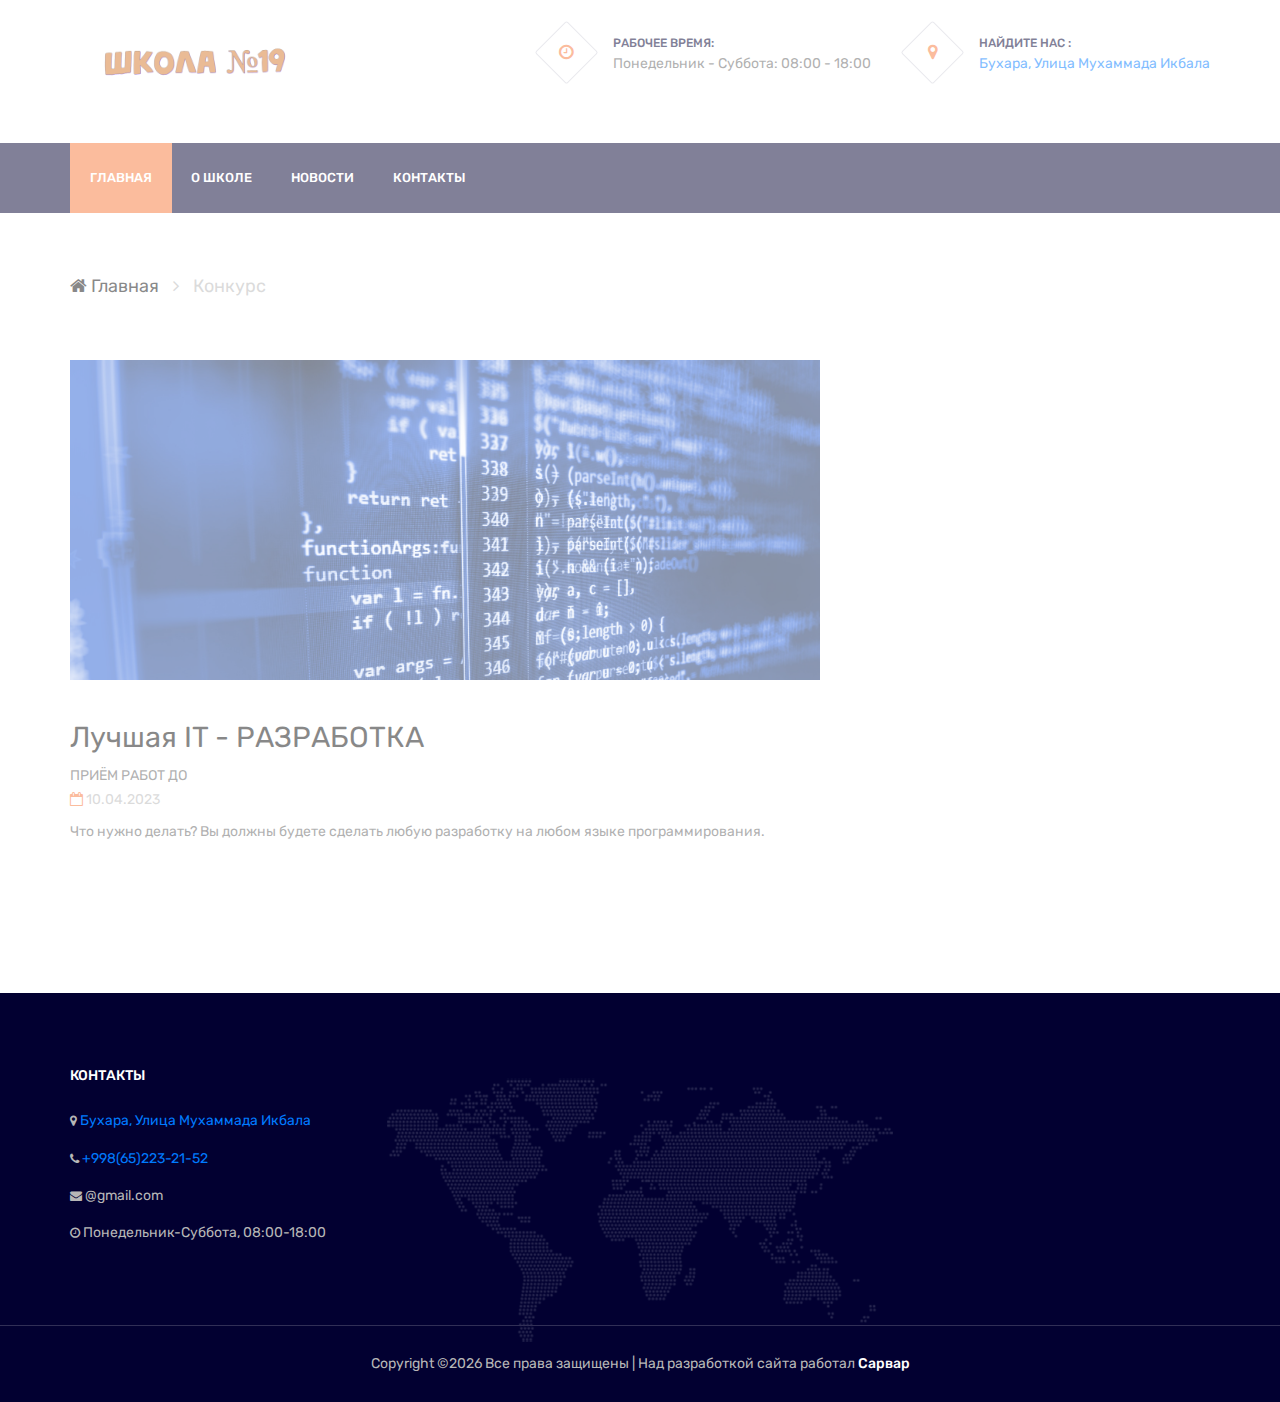
<file: competition.html>
<!DOCTYPE html>
<html lang="en">
<head>
	<title>КОНКУРСЫ В СГОШ №19</title>
	<meta charset="UTF-8">
	<meta name="description" content="Официальный сайт СГОШ №19">
	<meta name="keywords" content="школа №19 Бухара, СГОШ №19 Бухара">
	<meta name="viewport" content="width=device-width, initial-scale=1.0">
	<!-- Favicon -->   
	<link href="img/favicon.ico" rel="shortcut icon"/>

	<!-- Google Fonts -->
	<link href="https://fonts.googleapis.com/css?family=Rubik:400,400i,500,500i,700,700i" rel="stylesheet">

	<!-- Stylesheets -->
	<link rel="stylesheet" href="css/bootstrap.min.css"/>
	<link rel="stylesheet" href="css/font-awesome.min.css"/>
	<link rel="stylesheet" href="css/themify-icons.css"/>
	<link rel="stylesheet" href="css/magnific-popup.css"/>
	<link rel="stylesheet" href="css/animate.css"/>
	<link rel="stylesheet" href="css/owl.carousel.css"/>
	<link rel="stylesheet" href="css/style.css"/>


	<!--[if lt IE 9]>
	  <script src="https://oss.maxcdn.com/html5shiv/3.7.2/html5shiv.min.js"></script>
	  <script src="https://oss.maxcdn.com/respond/1.4.2/respond.min.js"></script>
	<![endif]-->

</head>
<body>
	<!-- Page Preloder -->
	<div id="preloder">
		<div class="loader"></div>
	</div>

	<!-- header section -->
	<header class="header-section">
		<div class="container">
			<!-- logo -->
			<a href="index.html" class="site-logo"><img src="img/logo.png" width="250" alt=""></a>
			<div class="nav-switch">
				<i class="fa fa-bars"></i>
			</div>
			<div class="header-info">
				<div class="hf-item">
					<i class="fa fa-clock-o"></i>
					<p><span>Рабочее время:</span>Понедельник - Суббота: 08:00 - 18:00</p>
				</div>
				<div class="hf-item">
					<i class="fa fa-map-marker"></i>
					<p><span>Найдите нас :</span><a href = "https://yandex.uz/maps/org/shkola_19/133479031563/?ysclid=leb107kxaq178879486">Бухара, Улица Мухаммада Икбала</a></p>
				</div>
			</div>
		</div>
	</header>
	<!-- header section end-->


	<!-- Header section  -->
	<nav class="nav-section">
		<div class="container">
			
			<ul class="main-menu">
				<li class="active"><a href="index.html">Главная</a></li>
				<li><a href="about.html">О школе</a></li>
				<li><a href="blog.html">Новости</a></li>
				<li><a href="contact.html">Контакты</a></li>
			</ul>
		</div>
	</nav>
	<!-- Header section end -->
		<!-- Breadcrumb section -->
	<div class="site-breadcrumb">
		<div class="container">
			<a href="#"><i class="fa fa-home"></i> Главная</a> <i class="fa fa-angle-right"></i>
			<span>Конкурс</span>
		</div>
	</div>
	<!-- Breadcrumb section end -->
<!-- Blog page section  -->
	<section class="blog-page-section spad pt-0">
		<div class="container">
			<div class="row">
				<div class="col-lg-8 post-list">
					<div class="post-item">
						<div class="post-thumb set-bg" data-setbg="img/hm.jpg"></div>
						<div class="post-content">
							<h3>Лучшая IT - РАЗРАБОТКА</h3>
							<div class="post-meta">
								<span><p>ПРИЁМ РАБОТ ДО </p><i class="fa fa-calendar-o"></i> 10.04.2023</span>
								
							</div>
							<p>Что нужно делать?
							Вы должны будете сделать любую разработку на любом языке программирования.</p>
						</div>
					</div>
					
					
				</div>
				<!-- sidebar -->
				<div class="col-sm-8 col-md-5 col-lg-4 col-xl-3 offset-xl-1 offset-0 pl-xl-0 sidebar">
					
					
					
					
					
				</div>
			</div>
		</div>
	</section>
	<!-- Blog page section end -->
	<!-- Footer section -->
	<footer class="footer-section">
		<div class="container footer-top">
			<div class="row">
				
				<!-- widget -->
				<div class="col-sm-6 col-lg-3 footer-widget">
					<h6 class="fw-title">КОНТАКТЫ</h6>
					<ul class="contact">
						<li><p><i class="fa fa-map-marker"></i> <a href = "https://yandex.uz/maps/org/shkola_19/133479031563/?ysclid=leb107kxaq178879486">Бухара, Улица Мухаммада Икбала</a></p></li>
						<li><p><i class="fa fa-phone"></i> <a href="tel:+998652232152">+998(65)223-21-52</a></p></li>
						<li><p><i class="fa fa-envelope"></i> @gmail.com</p></li>
						<li><p><i class="fa fa-clock-o"></i> Понедельник-Суббота, 08:00-18:00</p></li>
					</ul>
				</div>
			</div>
		</div>
		<!-- copyright -->
		<div class="copyright">
			<div class="container">
				<p><!-- Link back to Colorlib can't be removed. Template is licensed under CC BY 3.0. -->
Copyright &copy;<script>document.write(new Date().getFullYear());</script> Все права защищены | Над разработкой сайта работал
<a href="https://sqfolio.netlify.app/" target="_blank">Сарвар</a>
<!-- Link back to Colorlib can't be removed. Template is licensed under CC BY 3.0. --></p>
			</div>		
		</div>
	</footer>
	<!-- Footer section end-->



	<!--====== Javascripts & Jquery ======-->
	<script src="js/jquery-3.2.1.min.js"></script>
	<script src="js/owl.carousel.min.js"></script>
	<script src="js/jquery.countdown.js"></script>
	<script src="js/masonry.pkgd.min.js"></script>
	<script src="js/magnific-popup.min.js"></script>
	<script src="js/main.js"></script>
	
</body>
</html>
</file>
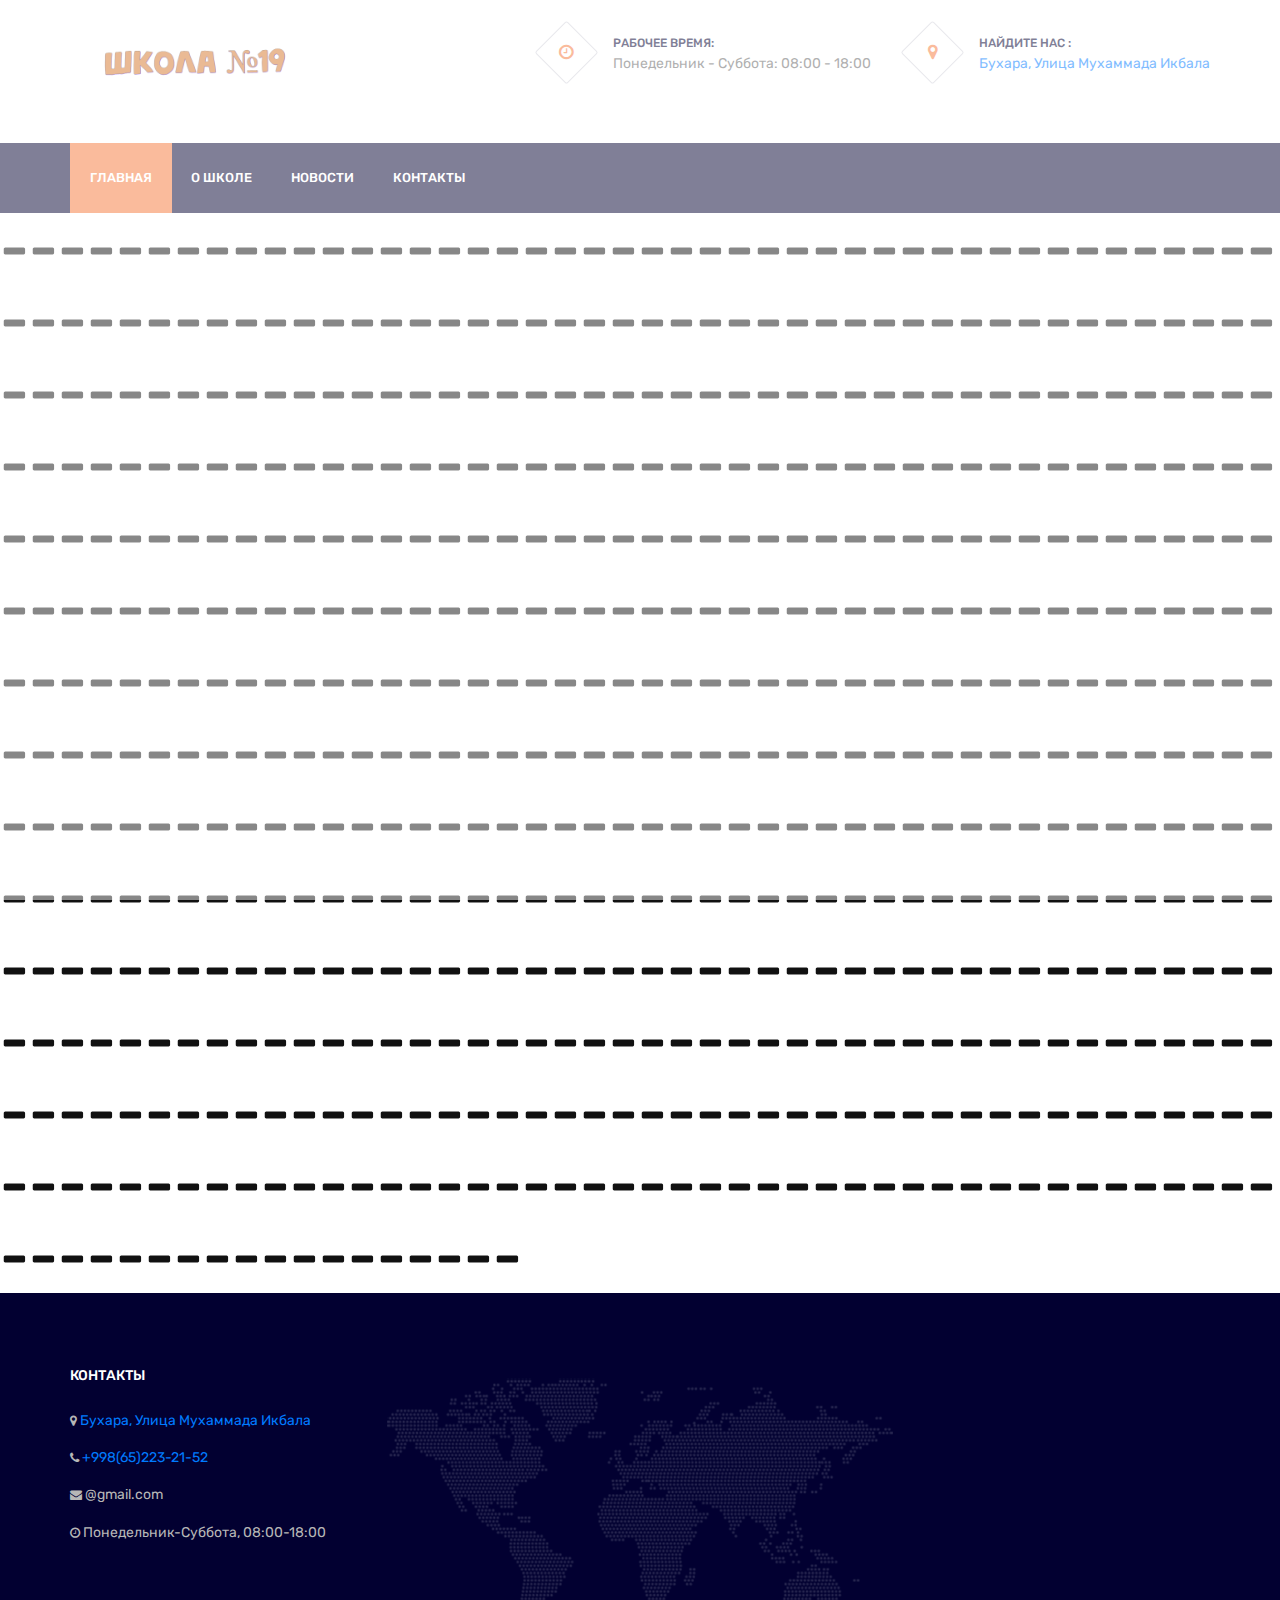
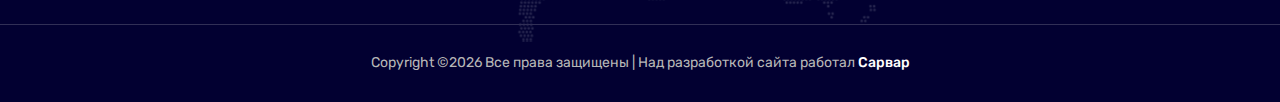
<file: it.html>
<!DOCTYPE html>
<html lang="en">
<head>
	<title>Достижения в IT учеников СГОШ №19</title>
	<meta charset="UTF-8">
	<meta name="description" content="Официальный сайт СГОШ №19">
	<meta name="keywords" content="школа №19 Бухара, СГОШ №19 Бухара">
	<meta name="viewport" content="width=device-width, initial-scale=1.0">
	<!-- Favicon -->   
	<link href="img/favicon.ico" rel="shortcut icon"/>

	<!-- Google Fonts -->
	<link href="https://fonts.googleapis.com/css?family=Rubik:400,400i,500,500i,700,700i" rel="stylesheet">

	<!-- Stylesheets -->
	<link rel="stylesheet" href="css/bootstrap.min.css"/>
	<link rel="stylesheet" href="css/font-awesome.min.css"/>
	<link rel="stylesheet" href="css/themify-icons.css"/>
	<link rel="stylesheet" href="css/magnific-popup.css"/>
	<link rel="stylesheet" href="css/animate.css"/>
	<link rel="stylesheet" href="css/owl.carousel.css"/>
	<link rel="stylesheet" href="css/style.css"/>


	<!--[if lt IE 9]>
	  <script src="https://oss.maxcdn.com/html5shiv/3.7.2/html5shiv.min.js"></script>
	  <script src="https://oss.maxcdn.com/respond/1.4.2/respond.min.js"></script>
	<![endif]-->

</head>
<body>
	<!-- Page Preloder -->
	<div id="preloder">
		<div class="loader"></div>
	</div>

	<!-- header section -->
	<header class="header-section">
		<div class="container">
			<!-- logo -->
			<a href="index.html" class="site-logo"><img src="img/logo.png" width="250" alt=""></a>
			<div class="nav-switch">
				<i class="fa fa-bars"></i>
			</div>
			<div class="header-info">
				<div class="hf-item">
					<i class="fa fa-clock-o"></i>
					<p><span>Рабочее время:</span>Понедельник - Суббота: 08:00 - 18:00</p>
				</div>
				<div class="hf-item">
					<i class="fa fa-map-marker"></i>
					<p><span>Найдите нас :</span><a href = "https://yandex.uz/maps/org/shkola_19/133479031563/?ysclid=leb107kxaq178879486">Бухара, Улица Мухаммада Икбала</a></p>
				</div>
			</div>
		</div>
	</header>
	<!-- header section end-->


	<!-- Header section  -->
	<nav class="nav-section">
		<div class="container">
			
			<ul class="main-menu">
				<li class="active"><a href="index.html">Главная</a></li>
				<li><a href="about.html">О школе</a></li>
				<li><a href="blog.html">Новости</a></li>
				<li><a href="contact.html">Контакты</a></li>
			</ul>
		</div>
	</nav>
	<!-- Header section end -->

	<h1>[base64]</h1>
	<!-- Footer section -->
	<footer class="footer-section">
		<div class="container footer-top">
			<div class="row">
				
				<!-- widget -->
				<div class="col-sm-6 col-lg-3 footer-widget">
					<h6 class="fw-title">КОНТАКТЫ</h6>
					<ul class="contact">
						<li><p><i class="fa fa-map-marker"></i> <a href = "https://yandex.uz/maps/org/shkola_19/133479031563/?ysclid=leb107kxaq178879486">Бухара, Улица Мухаммада Икбала</a></p></li>
						<li><p><i class="fa fa-phone"></i> <a href="tel:+998652232152">+998(65)223-21-52</a></p></li>
						<li><p><i class="fa fa-envelope"></i> @gmail.com</p></li>
						<li><p><i class="fa fa-clock-o"></i> Понедельник-Суббота, 08:00-18:00</p></li>
					</ul>
				</div>
			</div>
		</div>
		<!-- copyright -->
		<div class="copyright">
			<div class="container">
				<p><!-- Link back to Colorlib can't be removed. Template is licensed under CC BY 3.0. -->
Copyright &copy;<script>document.write(new Date().getFullYear());</script> Все права защищены | Над разработкой сайта работал
<a href="https://sqfolio.netlify.app/" target="_blank">Сарвар</a>
<!-- Link back to Colorlib can't be removed. Template is licensed under CC BY 3.0. --></p>
			</div>		
		</div>
	</footer>
	<!-- Footer section end-->



	<!--====== Javascripts & Jquery ======-->
	<script src="js/jquery-3.2.1.min.js"></script>
	<script src="js/owl.carousel.min.js"></script>
	<script src="js/jquery.countdown.js"></script>
	<script src="js/masonry.pkgd.min.js"></script>
	<script src="js/magnific-popup.min.js"></script>
	<script src="js/main.js"></script>
	
</body>
</html>
</file>
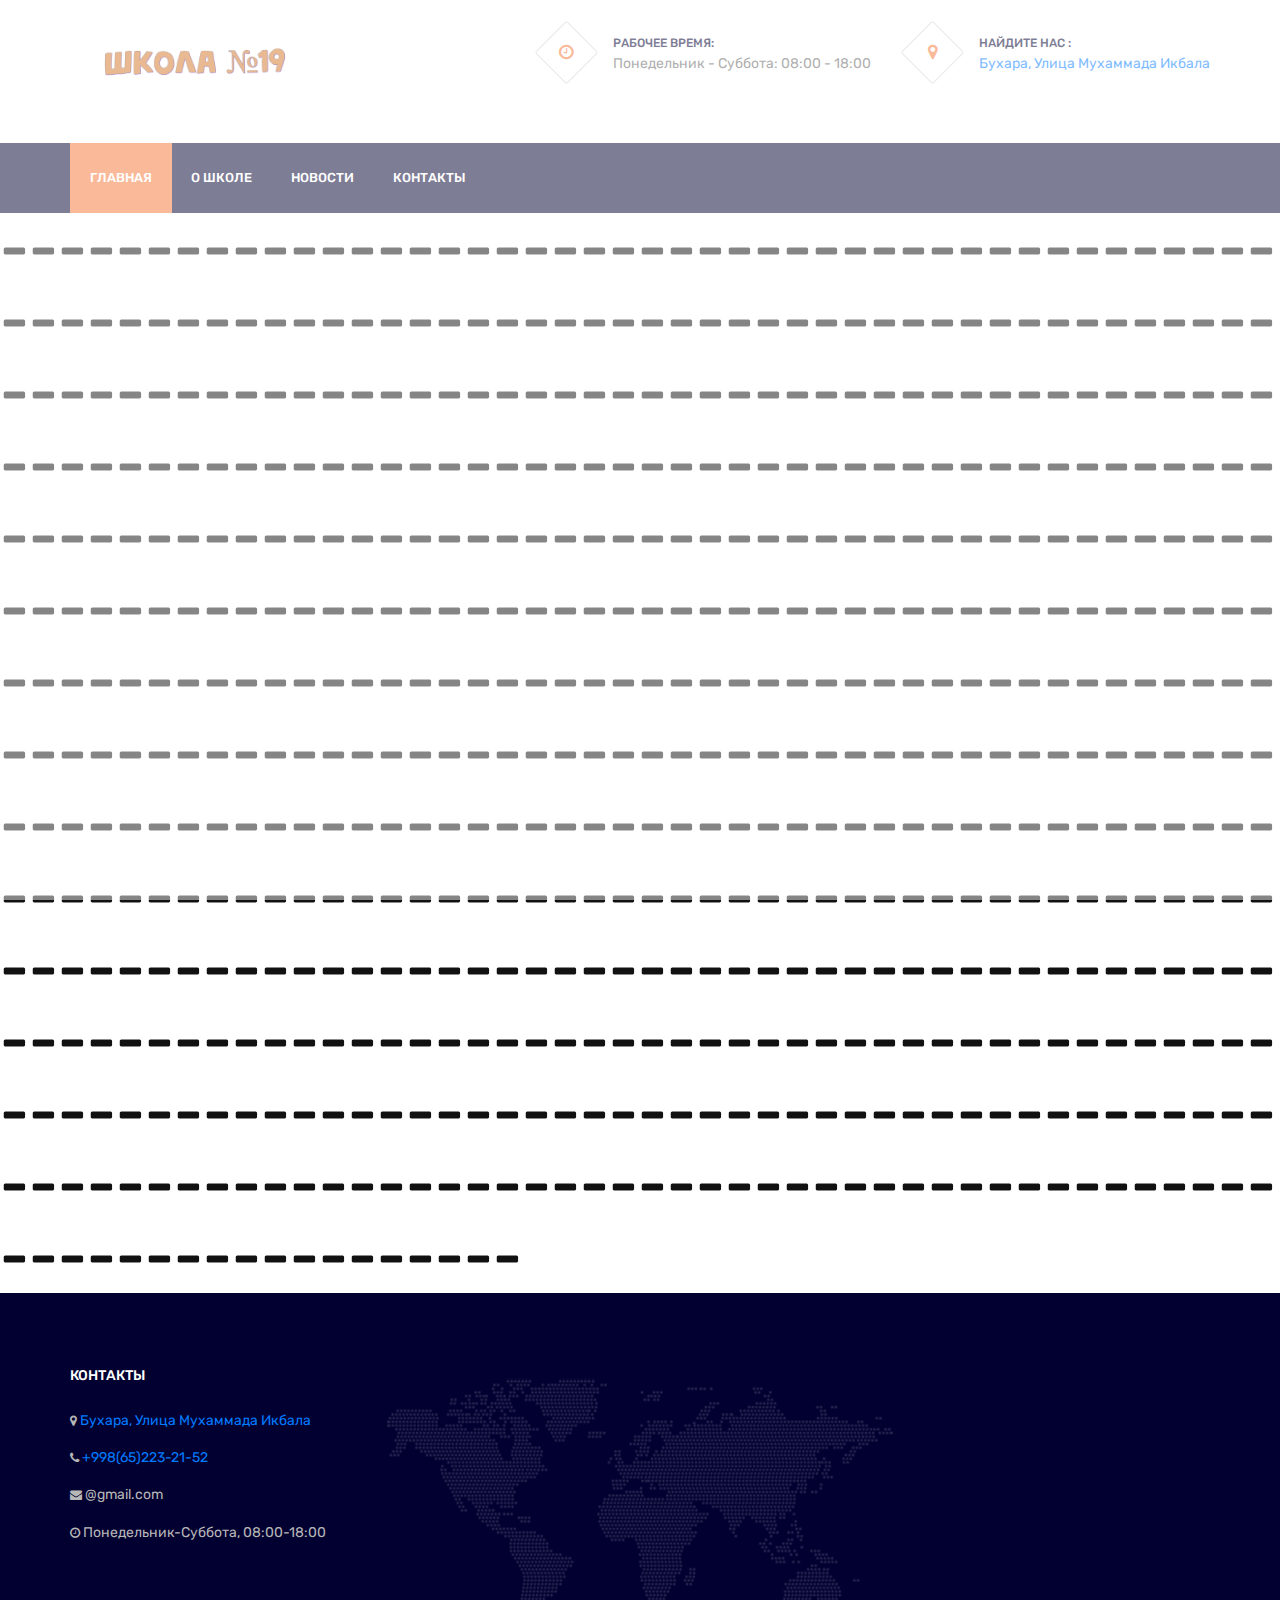
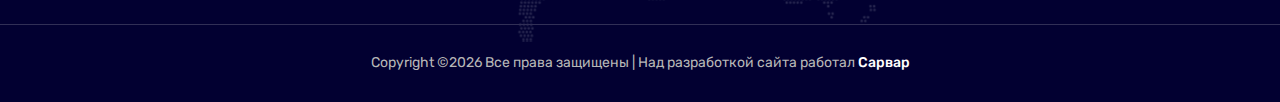
<file: korea.html>
<!DOCTYPE html>
<html lang="en">
<head>
	<title>Уроки корейского СГОШ №19</title>
	<meta charset="UTF-8">
	<meta name="description" content="Официальный сайт СГОШ №19">
	<meta name="keywords" content="школа №19 Бухара, СГОШ №19 Бухара">
	<meta name="viewport" content="width=device-width, initial-scale=1.0">
	<!-- Favicon -->   
	<link href="img/favicon.ico" rel="shortcut icon"/>

	<!-- Google Fonts -->
	<link href="https://fonts.googleapis.com/css?family=Rubik:400,400i,500,500i,700,700i" rel="stylesheet">

	<!-- Stylesheets -->
	<link rel="stylesheet" href="css/bootstrap.min.css"/>
	<link rel="stylesheet" href="css/font-awesome.min.css"/>
	<link rel="stylesheet" href="css/themify-icons.css"/>
	<link rel="stylesheet" href="css/magnific-popup.css"/>
	<link rel="stylesheet" href="css/animate.css"/>
	<link rel="stylesheet" href="css/owl.carousel.css"/>
	<link rel="stylesheet" href="css/style.css"/>


	<!--[if lt IE 9]>
	  <script src="https://oss.maxcdn.com/html5shiv/3.7.2/html5shiv.min.js"></script>
	  <script src="https://oss.maxcdn.com/respond/1.4.2/respond.min.js"></script>
	<![endif]-->

</head>
<body>
	<!-- Page Preloder -->
	<div id="preloder">
		<div class="loader"></div>
	</div>

	<!-- header section -->
	<header class="header-section">
		<div class="container">
			<!-- logo -->
			<a href="index.html" class="site-logo"><img src="img/logo.png" width="250" alt=""></a>
			<div class="nav-switch">
				<i class="fa fa-bars"></i>
			</div>
			<div class="header-info">
				<div class="hf-item">
					<i class="fa fa-clock-o"></i>
					<p><span>Рабочее время:</span>Понедельник - Суббота: 08:00 - 18:00</p>
				</div>
				<div class="hf-item">
					<i class="fa fa-map-marker"></i>
					<p><span>Найдите нас :</span><a href = "https://yandex.uz/maps/org/shkola_19/133479031563/?ysclid=leb107kxaq178879486">Бухара, Улица Мухаммада Икбала</a></p>
				</div>
			</div>
		</div>
	</header>
	<!-- header section end-->


	<!-- Header section  -->
	<nav class="nav-section">
		<div class="container">
			
			<ul class="main-menu">
				<li class="active"><a href="index.html">Главная</a></li>
				<li><a href="about.html">О школе</a></li>
				<li><a href="blog.html">Новости</a></li>
				<li><a href="contact.html">Контакты</a></li>
			</ul>
		</div>
	</nav>
	<!-- Header section end -->

	<h1>[base64]</h1>
	<!-- Footer section -->
	<footer class="footer-section">
		<div class="container footer-top">
			<div class="row">
				
				<!-- widget -->
				<div class="col-sm-6 col-lg-3 footer-widget">
					<h6 class="fw-title">КОНТАКТЫ</h6>
					<ul class="contact">
						<li><p><i class="fa fa-map-marker"></i> <a href = "https://yandex.uz/maps/org/shkola_19/133479031563/?ysclid=leb107kxaq178879486">Бухара, Улица Мухаммада Икбала</a></p></li>
						<li><p><i class="fa fa-phone"></i> <a href="tel:+998652232152">+998(65)223-21-52</a></p></li>
						<li><p><i class="fa fa-envelope"></i> @gmail.com</p></li>
						<li><p><i class="fa fa-clock-o"></i> Понедельник-Суббота, 08:00-18:00</p></li>
					</ul>
				</div>
			</div>
		</div>
		<!-- copyright -->
		<div class="copyright">
			<div class="container">
				<p><!-- Link back to Colorlib can't be removed. Template is licensed under CC BY 3.0. -->
Copyright &copy;<script>document.write(new Date().getFullYear());</script> Все права защищены | Над разработкой сайта работал
<a href="https://sqfolio.netlify.app/" target="_blank">Сарвар</a>
<!-- Link back to Colorlib can't be removed. Template is licensed under CC BY 3.0. --></p>
			</div>		
		</div>
	</footer>
	<!-- Footer section end-->



	<!--====== Javascripts & Jquery ======-->
	<script src="js/jquery-3.2.1.min.js"></script>
	<script src="js/owl.carousel.min.js"></script>
	<script src="js/jquery.countdown.js"></script>
	<script src="js/masonry.pkgd.min.js"></script>
	<script src="js/magnific-popup.min.js"></script>
	<script src="js/main.js"></script>
	
</body>
</html>
</file>
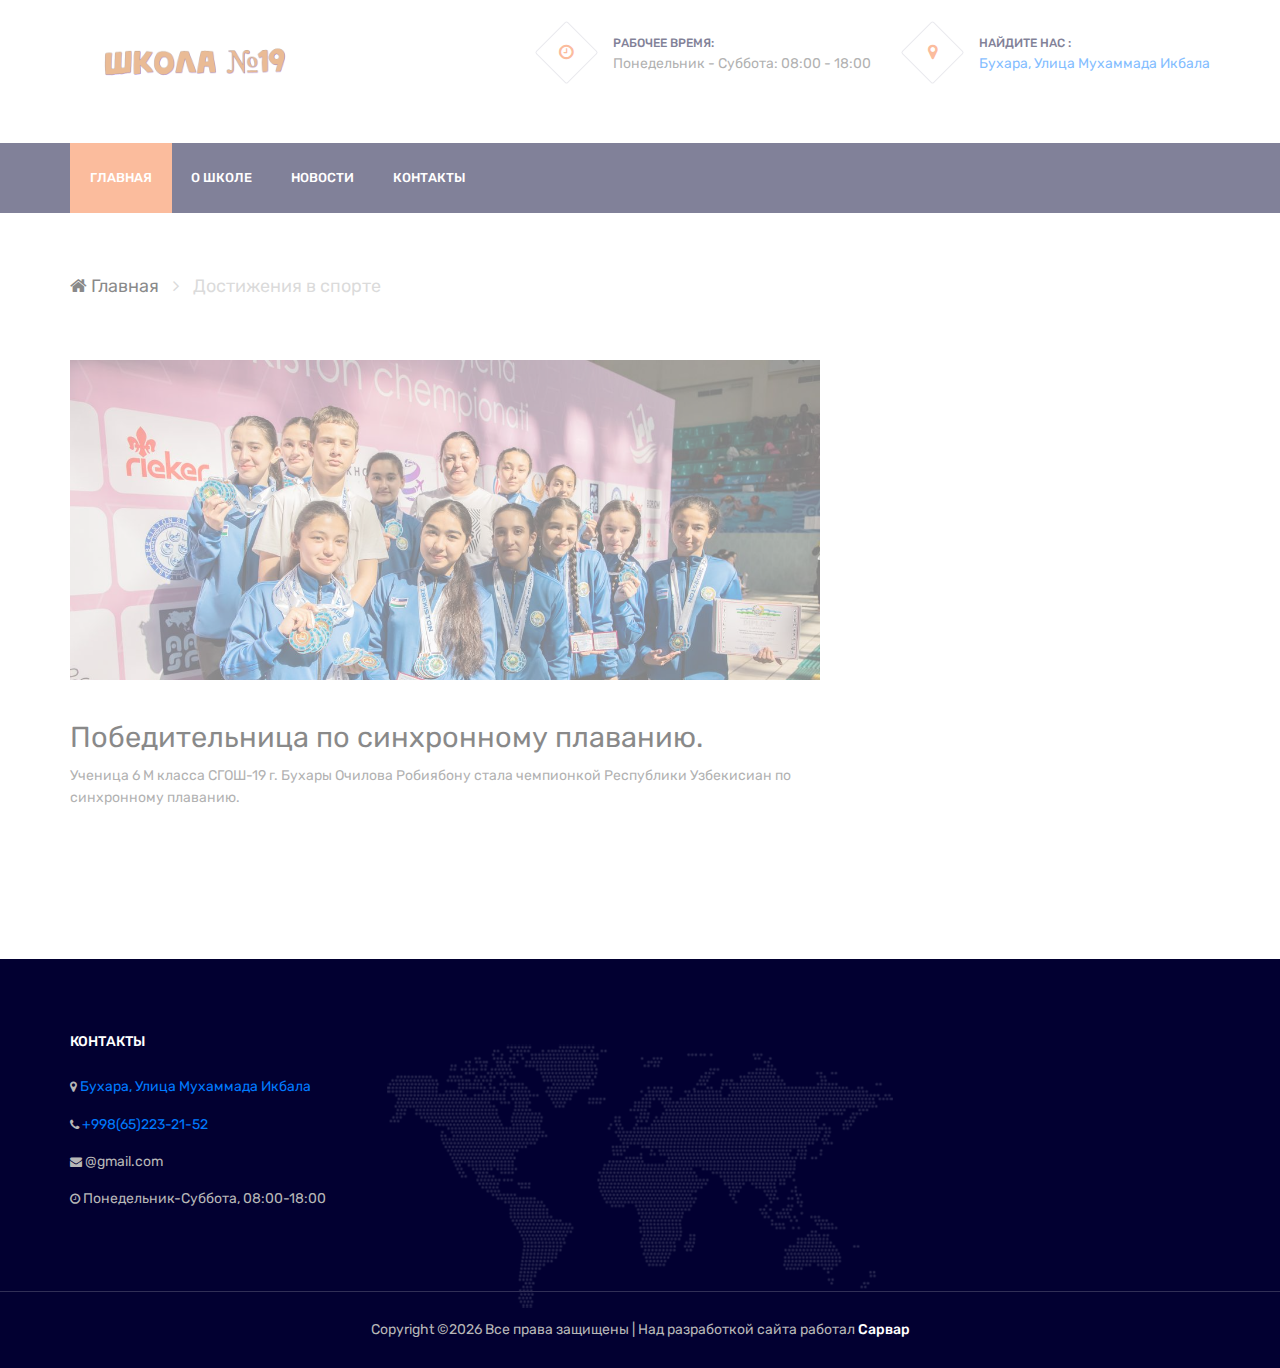
<file: sport.html>
<!DOCTYPE html>
<html lang="en">
<head>
	<title>Достижения в спорте учеников СГОШ №19</title>
	<meta charset="UTF-8">
	<meta name="description" content="Официальный сайт СГОШ №19">
	<meta name="keywords" content="школа №19 Бухара, СГОШ №19 Бухара">
	<meta name="viewport" content="width=device-width, initial-scale=1.0">
	<!-- Favicon -->   
	<link href="img/favicon.ico" rel="shortcut icon"/>

	<!-- Google Fonts -->
	<link href="https://fonts.googleapis.com/css?family=Rubik:400,400i,500,500i,700,700i" rel="stylesheet">

	<!-- Stylesheets -->
	<link rel="stylesheet" href="css/bootstrap.min.css"/>
	<link rel="stylesheet" href="css/font-awesome.min.css"/>
	<link rel="stylesheet" href="css/themify-icons.css"/>
	<link rel="stylesheet" href="css/magnific-popup.css"/>
	<link rel="stylesheet" href="css/animate.css"/>
	<link rel="stylesheet" href="css/owl.carousel.css"/>
	<link rel="stylesheet" href="css/style.css"/>


	<!--[if lt IE 9]>
	  <script src="https://oss.maxcdn.com/html5shiv/3.7.2/html5shiv.min.js"></script>
	  <script src="https://oss.maxcdn.com/respond/1.4.2/respond.min.js"></script>
	<![endif]-->

</head>
<body>
	<!-- Page Preloder -->
	<div id="preloder">
		<div class="loader"></div>
	</div>

	<!-- header section -->
	<header class="header-section">
		<div class="container">
			<!-- logo -->
			<a href="index.html" class="site-logo"><img src="img/logo.png" width="250" alt=""></a>
			<div class="nav-switch">
				<i class="fa fa-bars"></i>
			</div>
			<div class="header-info">
				<div class="hf-item">
					<i class="fa fa-clock-o"></i>
					<p><span>Рабочее время:</span>Понедельник - Суббота: 08:00 - 18:00</p>
				</div>
				<div class="hf-item">
					<i class="fa fa-map-marker"></i>
					<p><span>Найдите нас :</span><a href = "https://yandex.uz/maps/org/shkola_19/133479031563/?ysclid=leb107kxaq178879486">Бухара, Улица Мухаммада Икбала</a></p>
				</div>
			</div>
		</div>
	</header>
	<!-- header section end-->


	<!-- Header section  -->
	<nav class="nav-section">
		<div class="container">
			
			<ul class="main-menu">
				<li class="active"><a href="index.html">Главная</a></li>
				<li><a href="about.html">О школе</a></li>
				<li><a href="blog.html">Новости</a></li>
				<li><a href="contact.html">Контакты</a></li>
			</ul>
		</div>
	</nav>
	<!-- Header section end -->



	<!-- Breadcrumb section -->
	<div class="site-breadcrumb">
		<div class="container">
			<a href="#"><i class="fa fa-home"></i> Главная</a> <i class="fa fa-angle-right"></i>
			<span>Достижения в спорте</span>
		</div>
	</div>
	<!-- Breadcrumb section end -->
    <!-- achivement section -->
<!-- Blog page section  -->
	<section class="blog-page-section spad pt-0">
		<div class="container">
			<div class="row">
				<div class="col-lg-8 post-list">
					<div class="post-item">
						<div class="post-thumb set-bg" data-setbg="img/blog/photo_2023-03-20_19-46-32.jpg"></div>
						<div class="post-content">
							<h3>Победительница по синхронному плаванию.</h3>
							
							<p>Ученица 6 М класса СГОШ-19  г. Бухары Очилова Робиябону стала чемпионкой Республики Узбекисиан по синхронному плаванию.</p>
						</div>
					</div>
					
					
				</div>
				<!-- sidebar -->
				<div class="col-sm-8 col-md-5 col-lg-4 col-xl-3 offset-xl-1 offset-0 pl-xl-0 sidebar">
					
					
					
					
					
				</div>
			</div>
		</div>
	</section>
	<!-- Blog page section end -->
	<!-- achivement section end -->



	<!-- Footer section -->
	<footer class="footer-section">
		<div class="container footer-top">
			<div class="row">
				
				<!-- widget -->
				<div class="col-sm-6 col-lg-3 footer-widget">
					<h6 class="fw-title">КОНТАКТЫ</h6>
					<ul class="contact">
						<li><p><i class="fa fa-map-marker"></i> <a href = "https://yandex.uz/maps/org/shkola_19/133479031563/?ysclid=leb107kxaq178879486">Бухара, Улица Мухаммада Икбала</a></p></li>
						<li><p><i class="fa fa-phone"></i> <a href="tel:+998652232152">+998(65)223-21-52</a></p></li>
						<li><p><i class="fa fa-envelope"></i> @gmail.com</p></li>
						<li><p><i class="fa fa-clock-o"></i> Понедельник-Суббота, 08:00-18:00</p></li>
					</ul>
				</div>
			</div>
		</div>
		<!-- copyright -->
		<div class="copyright">
			<div class="container">
				<p><!-- Link back to Colorlib can't be removed. Template is licensed under CC BY 3.0. -->
Copyright &copy;<script>document.write(new Date().getFullYear());</script> Все права защищены | Над разработкой сайта работал
<a href="https://sqfolio.netlify.app/" target="_blank">Сарвар</a>
<!-- Link back to Colorlib can't be removed. Template is licensed under CC BY 3.0. --></p>
			</div>		
		</div>
	</footer>
	<!-- Footer section end-->



	<!--====== Javascripts & Jquery ======-->
	<script src="js/jquery-3.2.1.min.js"></script>
	<script src="js/owl.carousel.min.js"></script>
	<script src="js/jquery.countdown.js"></script>
	<script src="js/masonry.pkgd.min.js"></script>
	<script src="js/magnific-popup.min.js"></script>
	<script src="js/main.js"></script>
	
</body>
</html>
</file>
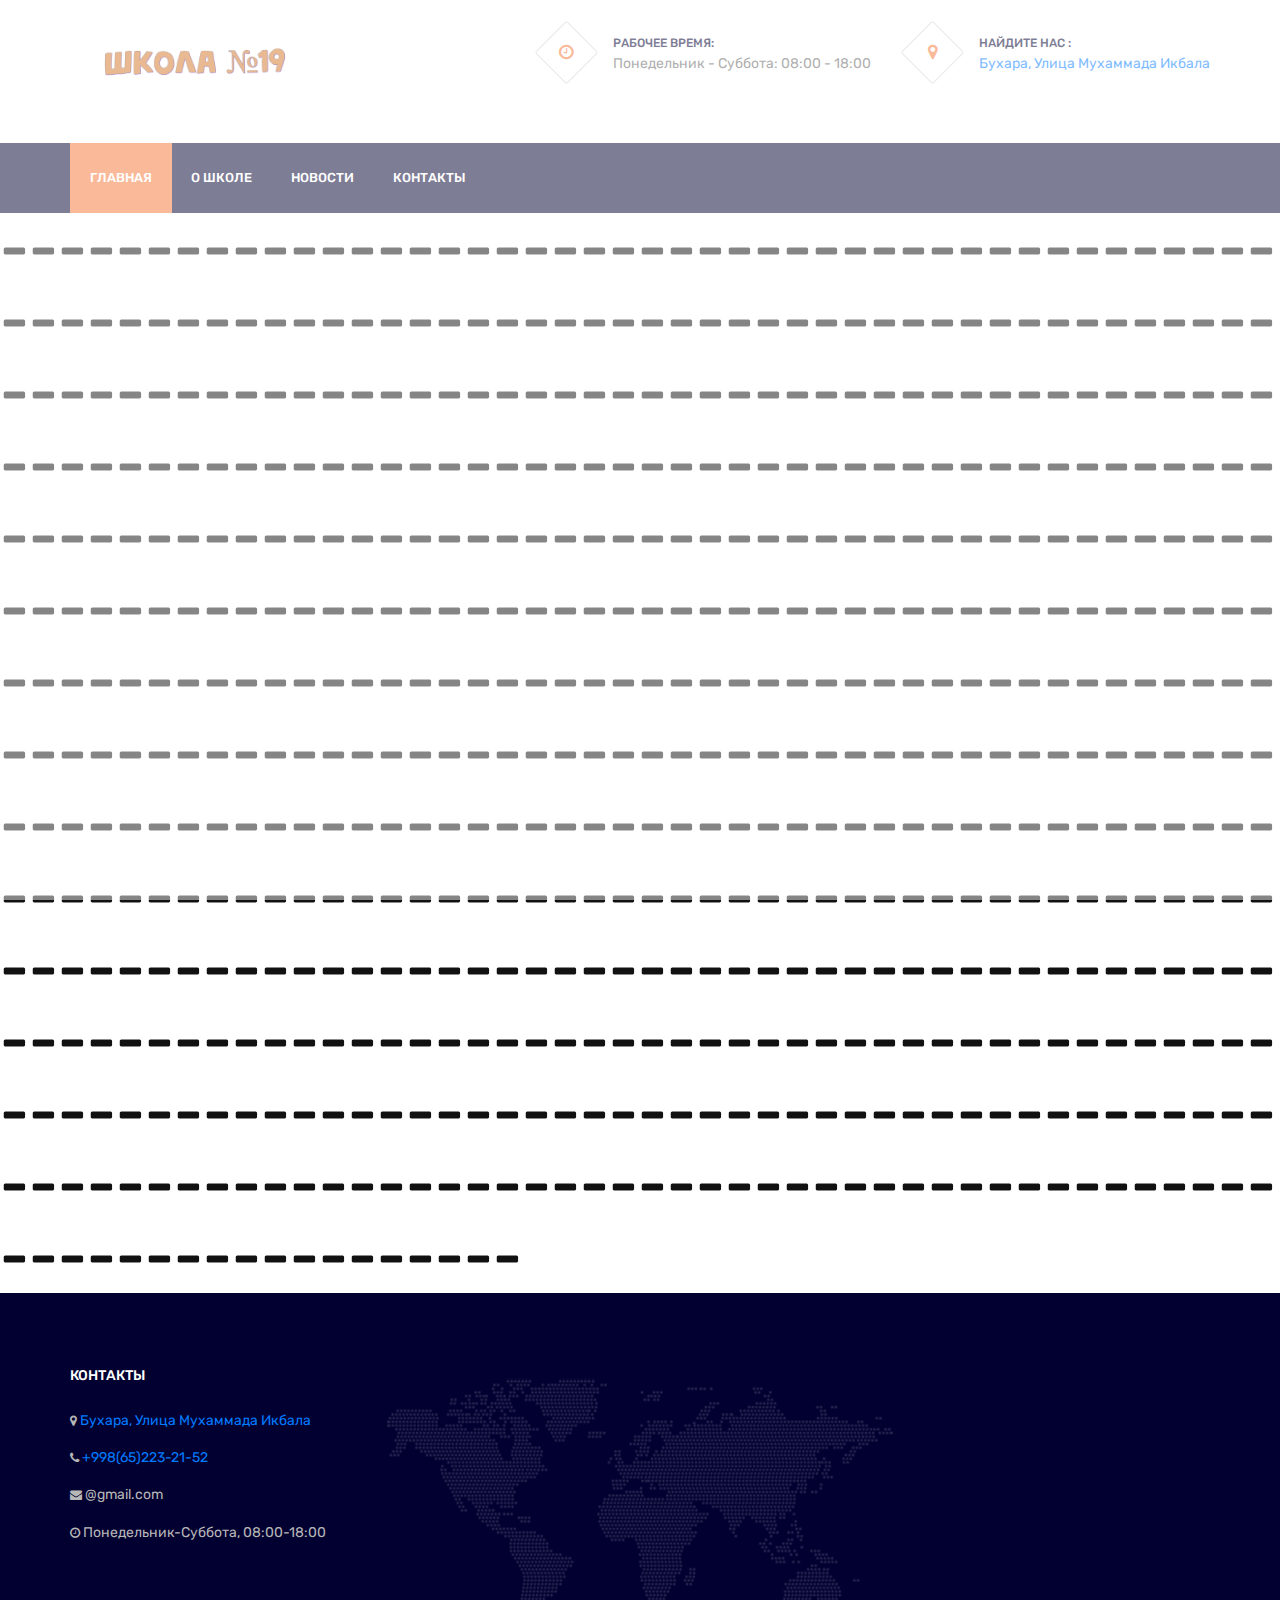
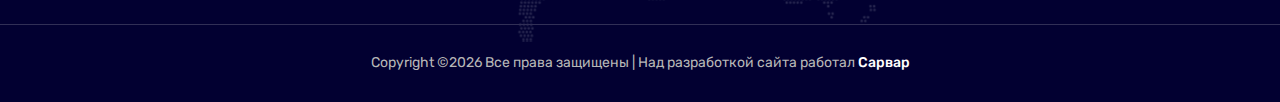
<file: war.html>
<!DOCTYPE html>
<html lang="en">
<head>
	<title>Военные классы СГОШ №19</title>
	<meta charset="UTF-8">
	<meta name="description" content="Официальный сайт СГОШ №19">
	<meta name="keywords" content="школа №19 Бухара, СГОШ №19 Бухара">
	<meta name="viewport" content="width=device-width, initial-scale=1.0">
	<!-- Favicon -->   
	<link href="img/favicon.ico" rel="shortcut icon"/>

	<!-- Google Fonts -->
	<link href="https://fonts.googleapis.com/css?family=Rubik:400,400i,500,500i,700,700i" rel="stylesheet">

	<!-- Stylesheets -->
	<link rel="stylesheet" href="css/bootstrap.min.css"/>
	<link rel="stylesheet" href="css/font-awesome.min.css"/>
	<link rel="stylesheet" href="css/themify-icons.css"/>
	<link rel="stylesheet" href="css/magnific-popup.css"/>
	<link rel="stylesheet" href="css/animate.css"/>
	<link rel="stylesheet" href="css/owl.carousel.css"/>
	<link rel="stylesheet" href="css/style.css"/>


	<!--[if lt IE 9]>
	  <script src="https://oss.maxcdn.com/html5shiv/3.7.2/html5shiv.min.js"></script>
	  <script src="https://oss.maxcdn.com/respond/1.4.2/respond.min.js"></script>
	<![endif]-->

</head>
<body>
	<!-- Page Preloder -->
	<div id="preloder">
		<div class="loader"></div>
	</div>

	<!-- header section -->
	<header class="header-section">
		<div class="container">
			<!-- logo -->
			<a href="index.html" class="site-logo"><img src="img/logo.png" width="250" alt=""></a>
			<div class="nav-switch">
				<i class="fa fa-bars"></i>
			</div>
			<div class="header-info">
				<div class="hf-item">
					<i class="fa fa-clock-o"></i>
					<p><span>Рабочее время:</span>Понедельник - Суббота: 08:00 - 18:00</p>
				</div>
				<div class="hf-item">
					<i class="fa fa-map-marker"></i>
					<p><span>Найдите нас :</span><a href = "https://yandex.uz/maps/org/shkola_19/133479031563/?ysclid=leb107kxaq178879486">Бухара, Улица Мухаммада Икбала</a></p>
				</div>
			</div>
		</div>
	</header>
	<!-- header section end-->


	<!-- Header section  -->
	<nav class="nav-section">
		<div class="container">
			
			<ul class="main-menu">
				<li class="active"><a href="index.html">Главная</a></li>
				<li><a href="about.html">О школе</a></li>
				<li><a href="blog.html">Новости</a></li>
				<li><a href="contact.html">Контакты</a></li>
			</ul>
		</div>
	</nav>
	<!-- Header section end -->

	<h1>[base64]</h1>
	<!-- Footer section -->
	<footer class="footer-section">
		<div class="container footer-top">
			<div class="row">
				
				<!-- widget -->
				<div class="col-sm-6 col-lg-3 footer-widget">
					<h6 class="fw-title">КОНТАКТЫ</h6>
					<ul class="contact">
						<li><p><i class="fa fa-map-marker"></i> <a href = "https://yandex.uz/maps/org/shkola_19/133479031563/?ysclid=leb107kxaq178879486">Бухара, Улица Мухаммада Икбала</a></p></li>
						<li><p><i class="fa fa-phone"></i> <a href="tel:+998652232152">+998(65)223-21-52</a></p></li>
						<li><p><i class="fa fa-envelope"></i> @gmail.com</p></li>
						<li><p><i class="fa fa-clock-o"></i> Понедельник-Суббота, 08:00-18:00</p></li>
					</ul>
				</div>
			</div>
		</div>
		<!-- copyright -->
		<div class="copyright">
			<div class="container">
				<p><!-- Link back to Colorlib can't be removed. Template is licensed under CC BY 3.0. -->
Copyright &copy;<script>document.write(new Date().getFullYear());</script> Все права защищены | Над разработкой сайта работал
<a href="https://sqfolio.netlify.app/" target="_blank">Сарвар</a>
<!-- Link back to Colorlib can't be removed. Template is licensed under CC BY 3.0. --></p>
			</div>		
		</div>
	</footer>
	<!-- Footer section end-->



	<!--====== Javascripts & Jquery ======-->
	<script src="js/jquery-3.2.1.min.js"></script>
	<script src="js/owl.carousel.min.js"></script>
	<script src="js/jquery.countdown.js"></script>
	<script src="js/masonry.pkgd.min.js"></script>
	<script src="js/magnific-popup.min.js"></script>
	<script src="js/main.js"></script>
	
</body>
</html>
</file>
<file: css/themify-icons.css>
@font-face {
	font-family: 'themify';
	src:url('../icon-fonts/themify.eot?-fvbane');
	src:url('../icon-fonts/themify.eot?#iefix-fvbane') format('embedded-opentype'),
		url('../icon-fonts/themify.woff?-fvbane') format('woff'),
		url('../icon-fonts/themify.ttf?-fvbane') format('truetype'),
		url('../icon-fonts/themify.svg?-fvbane#themify') format('svg');
	font-weight: normal;
	font-style: normal;
}

[class^="ti-"], [class*=" ti-"] {
	font-family: 'themify';
	speak: none;
	font-style: normal;
	font-weight: normal;
	font-variant: normal;
	text-transform: none;
	line-height: 1;

	/* Better Font Rendering =========== */
	-webkit-font-smoothing: antialiased;
	-moz-osx-font-smoothing: grayscale;
}

.ti-wand:before {
	content: "\e600";
}
.ti-volume:before {
	content: "\e601";
}
.ti-user:before {
	content: "\e602";
}
.ti-unlock:before {
	content: "\e603";
}
.ti-unlink:before {
	content: "\e604";
}
.ti-trash:before {
	content: "\e605";
}
.ti-thought:before {
	content: "\e606";
}
.ti-target:before {
	content: "\e607";
}
.ti-tag:before {
	content: "\e608";
}
.ti-tablet:before {
	content: "\e609";
}
.ti-star:before {
	content: "\e60a";
}
.ti-spray:before {
	content: "\e60b";
}
.ti-signal:before {
	content: "\e60c";
}
.ti-shopping-cart:before {
	content: "\e60d";
}
.ti-shopping-cart-full:before {
	content: "\e60e";
}
.ti-settings:before {
	content: "\e60f";
}
.ti-search:before {
	content: "\e610";
}
.ti-zoom-in:before {
	content: "\e611";
}
.ti-zoom-out:before {
	content: "\e612";
}
.ti-cut:before {
	content: "\e613";
}
.ti-ruler:before {
	content: "\e614";
}
.ti-ruler-pencil:before {
	content: "\e615";
}
.ti-ruler-alt:before {
	content: "\e616";
}
.ti-bookmark:before {
	content: "\e617";
}
.ti-bookmark-alt:before {
	content: "\e618";
}
.ti-reload:before {
	content: "\e619";
}
.ti-plus:before {
	content: "\e61a";
}
.ti-pin:before {
	content: "\e61b";
}
.ti-pencil:before {
	content: "\e61c";
}
.ti-pencil-alt:before {
	content: "\e61d";
}
.ti-paint-roller:before {
	content: "\e61e";
}
.ti-paint-bucket:before {
	content: "\e61f";
}
.ti-na:before {
	content: "\e620";
}
.ti-mobile:before {
	content: "\e621";
}
.ti-minus:before {
	content: "\e622";
}
.ti-medall:before {
	content: "\e623";
}
.ti-medall-alt:before {
	content: "\e624";
}
.ti-marker:before {
	content: "\e625";
}
.ti-marker-alt:before {
	content: "\e626";
}
.ti-arrow-up:before {
	content: "\e627";
}
.ti-arrow-right:before {
	content: "\e628";
}
.ti-arrow-left:before {
	content: "\e629";
}
.ti-arrow-down:before {
	content: "\e62a";
}
.ti-lock:before {
	content: "\e62b";
}
.ti-location-arrow:before {
	content: "\e62c";
}
.ti-link:before {
	content: "\e62d";
}
.ti-layout:before {
	content: "\e62e";
}
.ti-layers:before {
	content: "\e62f";
}
.ti-layers-alt:before {
	content: "\e630";
}
.ti-key:before {
	content: "\e631";
}
.ti-import:before {
	content: "\e632";
}
.ti-image:before {
	content: "\e633";
}
.ti-heart:before {
	content: "\e634";
}
.ti-heart-broken:before {
	content: "\e635";
}
.ti-hand-stop:before {
	content: "\e636";
}
.ti-hand-open:before {
	content: "\e637";
}
.ti-hand-drag:before {
	content: "\e638";
}
.ti-folder:before {
	content: "\e639";
}
.ti-flag:before {
	content: "\e63a";
}
.ti-flag-alt:before {
	content: "\e63b";
}
.ti-flag-alt-2:before {
	content: "\e63c";
}
.ti-eye:before {
	content: "\e63d";
}
.ti-export:before {
	content: "\e63e";
}
.ti-exchange-vertical:before {
	content: "\e63f";
}
.ti-desktop:before {
	content: "\e640";
}
.ti-cup:before {
	content: "\e641";
}
.ti-crown:before {
	content: "\e642";
}
.ti-comments:before {
	content: "\e643";
}
.ti-comment:before {
	content: "\e644";
}
.ti-comment-alt:before {
	content: "\e645";
}
.ti-close:before {
	content: "\e646";
}
.ti-clip:before {
	content: "\e647";
}
.ti-angle-up:before {
	content: "\e648";
}
.ti-angle-right:before {
	content: "\e649";
}
.ti-angle-left:before {
	content: "\e64a";
}
.ti-angle-down:before {
	content: "\e64b";
}
.ti-check:before {
	content: "\e64c";
}
.ti-check-box:before {
	content: "\e64d";
}
.ti-camera:before {
	content: "\e64e";
}
.ti-announcement:before {
	content: "\e64f";
}
.ti-brush:before {
	content: "\e650";
}
.ti-briefcase:before {
	content: "\e651";
}
.ti-bolt:before {
	content: "\e652";
}
.ti-bolt-alt:before {
	content: "\e653";
}
.ti-blackboard:before {
	content: "\e654";
}
.ti-bag:before {
	content: "\e655";
}
.ti-move:before {
	content: "\e656";
}
.ti-arrows-vertical:before {
	content: "\e657";
}
.ti-arrows-horizontal:before {
	content: "\e658";
}
.ti-fullscreen:before {
	content: "\e659";
}
.ti-arrow-top-right:before {
	content: "\e65a";
}
.ti-arrow-top-left:before {
	content: "\e65b";
}
.ti-arrow-circle-up:before {
	content: "\e65c";
}
.ti-arrow-circle-right:before {
	content: "\e65d";
}
.ti-arrow-circle-left:before {
	content: "\e65e";
}
.ti-arrow-circle-down:before {
	content: "\e65f";
}
.ti-angle-double-up:before {
	content: "\e660";
}
.ti-angle-double-right:before {
	content: "\e661";
}
.ti-angle-double-left:before {
	content: "\e662";
}
.ti-angle-double-down:before {
	content: "\e663";
}
.ti-zip:before {
	content: "\e664";
}
.ti-world:before {
	content: "\e665";
}
.ti-wheelchair:before {
	content: "\e666";
}
.ti-view-list:before {
	content: "\e667";
}
.ti-view-list-alt:before {
	content: "\e668";
}
.ti-view-grid:before {
	content: "\e669";
}
.ti-uppercase:before {
	content: "\e66a";
}
.ti-upload:before {
	content: "\e66b";
}
.ti-underline:before {
	content: "\e66c";
}
.ti-truck:before {
	content: "\e66d";
}
.ti-timer:before {
	content: "\e66e";
}
.ti-ticket:before {
	content: "\e66f";
}
.ti-thumb-up:before {
	content: "\e670";
}
.ti-thumb-down:before {
	content: "\e671";
}
.ti-text:before {
	content: "\e672";
}
.ti-stats-up:before {
	content: "\e673";
}
.ti-stats-down:before {
	content: "\e674";
}
.ti-split-v:before {
	content: "\e675";
}
.ti-split-h:before {
	content: "\e676";
}
.ti-smallcap:before {
	content: "\e677";
}
.ti-shine:before {
	content: "\e678";
}
.ti-shift-right:before {
	content: "\e679";
}
.ti-shift-left:before {
	content: "\e67a";
}
.ti-shield:before {
	content: "\e67b";
}
.ti-notepad:before {
	content: "\e67c";
}
.ti-server:before {
	content: "\e67d";
}
.ti-quote-right:before {
	content: "\e67e";
}
.ti-quote-left:before {
	content: "\e67f";
}
.ti-pulse:before {
	content: "\e680";
}
.ti-printer:before {
	content: "\e681";
}
.ti-power-off:before {
	content: "\e682";
}
.ti-plug:before {
	content: "\e683";
}
.ti-pie-chart:before {
	content: "\e684";
}
.ti-paragraph:before {
	content: "\e685";
}
.ti-panel:before {
	content: "\e686";
}
.ti-package:before {
	content: "\e687";
}
.ti-music:before {
	content: "\e688";
}
.ti-music-alt:before {
	content: "\e689";
}
.ti-mouse:before {
	content: "\e68a";
}
.ti-mouse-alt:before {
	content: "\e68b";
}
.ti-money:before {
	content: "\e68c";
}
.ti-microphone:before {
	content: "\e68d";
}
.ti-menu:before {
	content: "\e68e";
}
.ti-menu-alt:before {
	content: "\e68f";
}
.ti-map:before {
	content: "\e690";
}
.ti-map-alt:before {
	content: "\e691";
}
.ti-loop:before {
	content: "\e692";
}
.ti-location-pin:before {
	content: "\e693";
}
.ti-list:before {
	content: "\e694";
}
.ti-light-bulb:before {
	content: "\e695";
}
.ti-Italic:before {
	content: "\e696";
}
.ti-info:before {
	content: "\e697";
}
.ti-infinite:before {
	content: "\e698";
}
.ti-id-badge:before {
	content: "\e699";
}
.ti-hummer:before {
	content: "\e69a";
}
.ti-home:before {
	content: "\e69b";
}
.ti-help:before {
	content: "\e69c";
}
.ti-headphone:before {
	content: "\e69d";
}
.ti-harddrives:before {
	content: "\e69e";
}
.ti-harddrive:before {
	content: "\e69f";
}
.ti-gift:before {
	content: "\e6a0";
}
.ti-game:before {
	content: "\e6a1";
}
.ti-filter:before {
	content: "\e6a2";
}
.ti-files:before {
	content: "\e6a3";
}
.ti-file:before {
	content: "\e6a4";
}
.ti-eraser:before {
	content: "\e6a5";
}
.ti-envelope:before {
	content: "\e6a6";
}
.ti-download:before {
	content: "\e6a7";
}
.ti-direction:before {
	content: "\e6a8";
}
.ti-direction-alt:before {
	content: "\e6a9";
}
.ti-dashboard:before {
	content: "\e6aa";
}
.ti-control-stop:before {
	content: "\e6ab";
}
.ti-control-shuffle:before {
	content: "\e6ac";
}
.ti-control-play:before {
	content: "\e6ad";
}
.ti-control-pause:before {
	content: "\e6ae";
}
.ti-control-forward:before {
	content: "\e6af";
}
.ti-control-backward:before {
	content: "\e6b0";
}
.ti-cloud:before {
	content: "\e6b1";
}
.ti-cloud-up:before {
	content: "\e6b2";
}
.ti-cloud-down:before {
	content: "\e6b3";
}
.ti-clipboard:before {
	content: "\e6b4";
}
.ti-car:before {
	content: "\e6b5";
}
.ti-calendar:before {
	content: "\e6b6";
}
.ti-book:before {
	content: "\e6b7";
}
.ti-bell:before {
	content: "\e6b8";
}
.ti-basketball:before {
	content: "\e6b9";
}
.ti-bar-chart:before {
	content: "\e6ba";
}
.ti-bar-chart-alt:before {
	content: "\e6bb";
}
.ti-back-right:before {
	content: "\e6bc";
}
.ti-back-left:before {
	content: "\e6bd";
}
.ti-arrows-corner:before {
	content: "\e6be";
}
.ti-archive:before {
	content: "\e6bf";
}
.ti-anchor:before {
	content: "\e6c0";
}
.ti-align-right:before {
	content: "\e6c1";
}
.ti-align-left:before {
	content: "\e6c2";
}
.ti-align-justify:before {
	content: "\e6c3";
}
.ti-align-center:before {
	content: "\e6c4";
}
.ti-alert:before {
	content: "\e6c5";
}
.ti-alarm-clock:before {
	content: "\e6c6";
}
.ti-agenda:before {
	content: "\e6c7";
}
.ti-write:before {
	content: "\e6c8";
}
.ti-window:before {
	content: "\e6c9";
}
.ti-widgetized:before {
	content: "\e6ca";
}
.ti-widget:before {
	content: "\e6cb";
}
.ti-widget-alt:before {
	content: "\e6cc";
}
.ti-wallet:before {
	content: "\e6cd";
}
.ti-video-clapper:before {
	content: "\e6ce";
}
.ti-video-camera:before {
	content: "\e6cf";
}
.ti-vector:before {
	content: "\e6d0";
}
.ti-themify-logo:before {
	content: "\e6d1";
}
.ti-themify-favicon:before {
	content: "\e6d2";
}
.ti-themify-favicon-alt:before {
	content: "\e6d3";
}
.ti-support:before {
	content: "\e6d4";
}
.ti-stamp:before {
	content: "\e6d5";
}
.ti-split-v-alt:before {
	content: "\e6d6";
}
.ti-slice:before {
	content: "\e6d7";
}
.ti-shortcode:before {
	content: "\e6d8";
}
.ti-shift-right-alt:before {
	content: "\e6d9";
}
.ti-shift-left-alt:before {
	content: "\e6da";
}
.ti-ruler-alt-2:before {
	content: "\e6db";
}
.ti-receipt:before {
	content: "\e6dc";
}
.ti-pin2:before {
	content: "\e6dd";
}
.ti-pin-alt:before {
	content: "\e6de";
}
.ti-pencil-alt2:before {
	content: "\e6df";
}
.ti-palette:before {
	content: "\e6e0";
}
.ti-more:before {
	content: "\e6e1";
}
.ti-more-alt:before {
	content: "\e6e2";
}
.ti-microphone-alt:before {
	content: "\e6e3";
}
.ti-magnet:before {
	content: "\e6e4";
}
.ti-line-double:before {
	content: "\e6e5";
}
.ti-line-dotted:before {
	content: "\e6e6";
}
.ti-line-dashed:before {
	content: "\e6e7";
}
.ti-layout-width-full:before {
	content: "\e6e8";
}
.ti-layout-width-default:before {
	content: "\e6e9";
}
.ti-layout-width-default-alt:before {
	content: "\e6ea";
}
.ti-layout-tab:before {
	content: "\e6eb";
}
.ti-layout-tab-window:before {
	content: "\e6ec";
}
.ti-layout-tab-v:before {
	content: "\e6ed";
}
.ti-layout-tab-min:before {
	content: "\e6ee";
}
.ti-layout-slider:before {
	content: "\e6ef";
}
.ti-layout-slider-alt:before {
	content: "\e6f0";
}
.ti-layout-sidebar-right:before {
	content: "\e6f1";
}
.ti-layout-sidebar-none:before {
	content: "\e6f2";
}
.ti-layout-sidebar-left:before {
	content: "\e6f3";
}
.ti-layout-placeholder:before {
	content: "\e6f4";
}
.ti-layout-menu:before {
	content: "\e6f5";
}
.ti-layout-menu-v:before {
	content: "\e6f6";
}
.ti-layout-menu-separated:before {
	content: "\e6f7";
}
.ti-layout-menu-full:before {
	content: "\e6f8";
}
.ti-layout-media-right-alt:before {
	content: "\e6f9";
}
.ti-layout-media-right:before {
	content: "\e6fa";
}
.ti-layout-media-overlay:before {
	content: "\e6fb";
}
.ti-layout-media-overlay-alt:before {
	content: "\e6fc";
}
.ti-layout-media-overlay-alt-2:before {
	content: "\e6fd";
}
.ti-layout-media-left-alt:before {
	content: "\e6fe";
}
.ti-layout-media-left:before {
	content: "\e6ff";
}
.ti-layout-media-center-alt:before {
	content: "\e700";
}
.ti-layout-media-center:before {
	content: "\e701";
}
.ti-layout-list-thumb:before {
	content: "\e702";
}
.ti-layout-list-thumb-alt:before {
	content: "\e703";
}
.ti-layout-list-post:before {
	content: "\e704";
}
.ti-layout-list-large-image:before {
	content: "\e705";
}
.ti-layout-line-solid:before {
	content: "\e706";
}
.ti-layout-grid4:before {
	content: "\e707";
}
.ti-layout-grid3:before {
	content: "\e708";
}
.ti-layout-grid2:before {
	content: "\e709";
}
.ti-layout-grid2-thumb:before {
	content: "\e70a";
}
.ti-layout-cta-right:before {
	content: "\e70b";
}
.ti-layout-cta-left:before {
	content: "\e70c";
}
.ti-layout-cta-center:before {
	content: "\e70d";
}
.ti-layout-cta-btn-right:before {
	content: "\e70e";
}
.ti-layout-cta-btn-left:before {
	content: "\e70f";
}
.ti-layout-column4:before {
	content: "\e710";
}
.ti-layout-column3:before {
	content: "\e711";
}
.ti-layout-column2:before {
	content: "\e712";
}
.ti-layout-accordion-separated:before {
	content: "\e713";
}
.ti-layout-accordion-merged:before {
	content: "\e714";
}
.ti-layout-accordion-list:before {
	content: "\e715";
}
.ti-ink-pen:before {
	content: "\e716";
}
.ti-info-alt:before {
	content: "\e717";
}
.ti-help-alt:before {
	content: "\e718";
}
.ti-headphone-alt:before {
	content: "\e719";
}
.ti-hand-point-up:before {
	content: "\e71a";
}
.ti-hand-point-right:before {
	content: "\e71b";
}
.ti-hand-point-left:before {
	content: "\e71c";
}
.ti-hand-point-down:before {
	content: "\e71d";
}
.ti-gallery:before {
	content: "\e71e";
}
.ti-face-smile:before {
	content: "\e71f";
}
.ti-face-sad:before {
	content: "\e720";
}
.ti-credit-card:before {
	content: "\e721";
}
.ti-control-skip-forward:before {
	content: "\e722";
}
.ti-control-skip-backward:before {
	content: "\e723";
}
.ti-control-record:before {
	content: "\e724";
}
.ti-control-eject:before {
	content: "\e725";
}
.ti-comments-smiley:before {
	content: "\e726";
}
.ti-brush-alt:before {
	content: "\e727";
}
.ti-youtube:before {
	content: "\e728";
}
.ti-vimeo:before {
	content: "\e729";
}
.ti-twitter:before {
	content: "\e72a";
}
.ti-time:before {
	content: "\e72b";
}
.ti-tumblr:before {
	content: "\e72c";
}
.ti-skype:before {
	content: "\e72d";
}
.ti-share:before {
	content: "\e72e";
}
.ti-share-alt:before {
	content: "\e72f";
}
.ti-rocket:before {
	content: "\e730";
}
.ti-pinterest:before {
	content: "\e731";
}
.ti-new-window:before {
	content: "\e732";
}
.ti-microsoft:before {
	content: "\e733";
}
.ti-list-ol:before {
	content: "\e734";
}
.ti-linkedin:before {
	content: "\e735";
}
.ti-layout-sidebar-2:before {
	content: "\e736";
}
.ti-layout-grid4-alt:before {
	content: "\e737";
}
.ti-layout-grid3-alt:before {
	content: "\e738";
}
.ti-layout-grid2-alt:before {
	content: "\e739";
}
.ti-layout-column4-alt:before {
	content: "\e73a";
}
.ti-layout-column3-alt:before {
	content: "\e73b";
}
.ti-layout-column2-alt:before {
	content: "\e73c";
}
.ti-instagram:before {
	content: "\e73d";
}
.ti-google:before {
	content: "\e73e";
}
.ti-github:before {
	content: "\e73f";
}
.ti-flickr:before {
	content: "\e740";
}
.ti-facebook:before {
	content: "\e741";
}
.ti-dropbox:before {
	content: "\e742";
}
.ti-dribbble:before {
	content: "\e743";
}
.ti-apple:before {
	content: "\e744";
}
.ti-android:before {
	content: "\e745";
}
.ti-save:before {
	content: "\e746";
}
.ti-save-alt:before {
	content: "\e747";
}
.ti-yahoo:before {
	content: "\e748";
}
.ti-wordpress:before {
	content: "\e749";
}
.ti-vimeo-alt:before {
	content: "\e74a";
}
.ti-twitter-alt:before {
	content: "\e74b";
}
.ti-tumblr-alt:before {
	content: "\e74c";
}
.ti-trello:before {
	content: "\e74d";
}
.ti-stack-overflow:before {
	content: "\e74e";
}
.ti-soundcloud:before {
	content: "\e74f";
}
.ti-sharethis:before {
	content: "\e750";
}
.ti-sharethis-alt:before {
	content: "\e751";
}
.ti-reddit:before {
	content: "\e752";
}
.ti-pinterest-alt:before {
	content: "\e753";
}
.ti-microsoft-alt:before {
	content: "\e754";
}
.ti-linux:before {
	content: "\e755";
}
.ti-jsfiddle:before {
	content: "\e756";
}
.ti-joomla:before {
	content: "\e757";
}
.ti-html5:before {
	content: "\e758";
}
.ti-flickr-alt:before {
	content: "\e759";
}
.ti-email:before {
	content: "\e75a";
}
.ti-drupal:before {
	content: "\e75b";
}
.ti-dropbox-alt:before {
	content: "\e75c";
}
.ti-css3:before {
	content: "\e75d";
}
.ti-rss:before {
	content: "\e75e";
}
.ti-rss-alt:before {
	content: "\e75f";
}
</file>
<file: css/style.css>
/* =================================
------------------------------------
  Unica - University Template
  Version: 1.0
 ------------------------------------ 
 ====================================*/

/*----------------------------------------*/
/* Template default CSS
/*----------------------------------------*/

html,
body {
	height: 100%;
	font-family: 'Rubik', sans-serif;
}

h1,
h2,
h3,
h4,
h5,
h6 {
	color: #111111;
	margin: 0;
	font-weight: 500;
	font-family: 'Rubik', sans-serif;
}

h1 {
	font-size: 60px;
}

h2 {
	font-size: 36px;
	line-height: 1.2;
}

h3 {
	font-size: 30px;
}

h4 {
	font-size: 24px;
}

h5 {
	font-size: 20px;
}

h6 {
	font-size: 14px;
}

p {
	font-size: 14px;
	color: #636363;
	line-height: 1.6;
}

img {
	max-width: 100%;
}

input:focus,
select:focus,
button:focus,
textarea:focus {
	outline: none;
}

a:hover,
a:focus {
	text-decoration: none;
	outline: none;
}

ul,
ol {
	padding: 0;
	margin: 0;
}

/*---------------------
	Helper CSS
-----------------------*/

.spad {
	padding-top: 90px;
	padding-bottom: 90px;
}

.section-title {
	margin-bottom: 70px;
}

.section-title h3 {
	text-transform: uppercase;
	margin-bottom: 20px;
}

.section-title p {
	margin-bottom: 0;
}

.set-bg {
	background-repeat: no-repeat;
	background-size: cover;
	background-position: center 0;
}

.text-white h1,
.text-white h2,
.text-white h3,
.text-white h4,
.text-white h5,
.text-white p,
.text-white span,
.text-white li,
.text-white a {
	color: #fff;
}

/*---------------------
	Commom elements
-----------------------*/

/* Buttons */

.site-btn {
	position: relative;
	display: inline-block;
	text-transform: uppercase;
	background: #f6783a;
	color: #fff;
	padding: 18px 30px;
	font-size: 14px;
	font-weight: 500;
	line-height: 14px;
	border-radius: 50px;
	min-width: 170px;
	text-align: center;
	border: none;
	cursor: pointer;
}

/* Image Popup */

.img-popup-warp .mfp-content,
.img-popup-warp.mfp-ready.mfp-removing .mfp-content {
	opacity: 0;
	-webkit-transform: scale(0.8);
	-ms-transform: scale(0.8);
	transform: scale(0.8);
	-webkit-transition: all 0.4s;
	-o-transition: all 0.4s;
	transition: all 0.4s;
}

.img-popup-warp.mfp-ready .mfp-content {
	opacity: 1;
	-webkit-transform: scale(1);
	-ms-transform: scale(1);
	transform: scale(1);
}

/* Preloder */

#preloder {
	position: fixed;
	width: 100%;
	height: 100%;
	top: 0;
	left: 0;
	z-index: 999999;
	background: #fff;
}

.loader {
	width: 40px;
	height: 40px;
	position: absolute;
	top: 50%;
	left: 50%;
	margin-top: -13px;
	margin-left: -13px;
	border-radius: 60px;
	animation: loader 0.8s linear infinite;
	-webkit-animation: loader 0.8s linear infinite;
}

@keyframes loader {
	0% {
		-webkit-transform: rotate(0deg);
		        transform: rotate(0deg);
		border: 4px solid #f44336;
		border-left-color: transparent;
	}
	50% {
		-webkit-transform: rotate(180deg);
		        transform: rotate(180deg);
		border: 4px solid #673ab7;
		border-left-color: transparent;
	}
	100% {
		-webkit-transform: rotate(360deg);
		        transform: rotate(360deg);
		border: 4px solid #f44336;
		border-left-color: transparent;
	}
}

@-webkit-keyframes loader {
	0% {
		-webkit-transform: rotate(0deg);
		border: 4px solid #f44336;
		border-left-color: transparent;
	}
	50% {
		-webkit-transform: rotate(180deg);
		border: 4px solid #673ab7;
		border-left-color: transparent;
	}
	100% {
		-webkit-transform: rotate(360deg);
		border: 4px solid #f44336;
		border-left-color: transparent;
	}
}

/*---------------------
	Header section
-----------------------*/

.header-section {
	padding: 20px 0;
	overflow: hidden;
}

.site-logo {
	display: inline-block;
	margin-right: 50px;
	padding-top: 20px;
}

.header-info {
	display: inline-block;
	float: right;
}

.header-info .hf-item {
	display: inline-block;
	margin-left: 35px;
}

.header-info .hf-item i {
	width: 45px;
	height: 45px;
	display: inline-block;
	position: relative;
	text-align: center;
	color: #f6783a;
	font-size: 17px;
	padding-top: 13px;
	margin-right: 20px;
	margin-top: 10px;
	margin-bottom: 10px;
}

.header-info .hf-item i:after {
	position: absolute;
	content: '';
	width: 100%;
	height: 100%;
	left: 0;
	top: 0;
	border: 1px solid #d2d2db;
	-webkit-transform: rotate(45deg);
	    -ms-transform: rotate(45deg);
	        transform: rotate(45deg);
	border-radius: 2px;
}

.header-info .hf-item p {
	display: inline-block;
	position: relative;
	top: 10px;
	margin-bottom: 0;
}

.header-info .hf-item p span {
	display: block;
	font-size: 12px;
	text-transform: uppercase;
	color: #020031;
	font-weight: 500;
}

.nav-switch {
	display: none;
}

.nav-section {
	background: #020031;
}

.nav-section .nav-right {
	float: right;
	padding-top: 23px;
}

.nav-section .nav-right a {
	color: #fff;
	margin-left: 30px;
	font-size: 16px;
}

.main-menu {
	list-style: none;
}

.main-menu li {
	display: inline;
}

.main-menu li a {
	display: inline-block;
	color: #fff;
	font-size: 13px;
	text-transform: uppercase;
	font-weight: 500;
	padding: 25px 20px;
	margin-right: -5px;
	-webkit-transition: all 0.4s ease 0s;
	-o-transition: all 0.4s ease 0s;
	transition: all 0.4s ease 0s;
}

.main-menu li a:hover {
	background: #f6783a;
}

.main-menu li.active a {
	background: #f6783a;
}

/*---------------------
	Hero Section
-----------------------*/

.hs-item {
	min-height: 760px;
	position: relative;
	display: table;
	width: 100%;
}

.hs-item .hs-text {
	position: relative;
	display: table-cell;
	vertical-align: middle;
	z-index: 2;
}

.hs-item .hs-subtitle {
	font-size: 16px;
	text-transform: uppercase;
	color: #f6783a;
	font-weight: 500;
	letter-spacing: 2px;
	margin-bottom: 30px;
	position: relative;
	opacity: 0;
	top: 50px;
}

.hs-item .hs-title {
	color: #fff;
	font-size: 48px;
	margin-bottom: 25px;
	position: relative;
	left: 150px;
	opacity: 0;
	text-transform: uppercase;
}

.hs-item .hs-des {
	color: #fff;
	font-size: 16px;
	line-height: 2;
	position: relative;
	left: 150px;
	opacity: 0;
}

.hs-item .site-btn {
	margin-top: 30px;
	opacity: 0;
	top: 50px;
}

.owl-item.active .hs-item .hs-title,
.owl-item.active .hs-item .hs-des,
.owl-item.active .hs-item .hs-subtitle,
.owl-item.active .hs-item .site-btn {
	left: 0;
	top: 0;
	opacity: 1;
}

.owl-item.active .hs-item .hs-subtitle {
	-webkit-transition: all 0.5s ease 0.4s;
	-o-transition: all 0.5s ease 0.4s;
	transition: all 0.5s ease 0.4s;
}

.owl-item.active .hs-item .hs-title {
	-webkit-transition: all 0.5s ease 0.6s;
	-o-transition: all 0.5s ease 0.6s;
	transition: all 0.5s ease 0.6s;
}

.owl-item.active .hs-item .hs-des {
	-webkit-transition: all 0.5s ease 0.8s;
	-o-transition: all 0.5s ease 0.8s;
	transition: all 0.5s ease 0.8s;
}

.owl-item.active .hs-item .site-btn {
	-webkit-transition: all 0.5s ease 1s;
	-o-transition: all 0.5s ease 1s;
	transition: all 0.5s ease 1s;
}

.hero-slider .owl-dots {
	position: absolute;
	width: 100%;
	bottom: 30px;
	left: 0;
	z-index: 1;
	text-align: center;
}

.hero-slider .owl-dots .owl-dot {
	display: inline-block;
	width: 10px;
	height: 10px;
	border-radius: 10px;
	background: #fff;
	margin: 0 5px;
}

.hero-slider .owl-dots .owl-dot.active {
	background: #f6783a;
}

/*---------------------
	Counter Section
-----------------------*/

.counter-section {
	background: #020031;
	padding: 40px 0;
}

.counter-section .big-icon {
	display: block;
	float: left;
	width: 71px;
	height: 71px;
	border-radius: 70px;
	background: #fff;
	text-align: center;
	padding-top: 20px;
	margin-right: 15px;
}

.counter-section .big-icon i {
	font-size: 30px;
	color: #f6783a;
}

.counter-section .counter {
	padding-left: 40px;
}

.counter-section .counter .counter-item {
	min-width: 100px;
	font-size: 16px;
	text-transform: uppercase;
	color: #fff;
	border-right: 1px solid #35335a;
	text-align: center;
	display: inline-block;
}

.counter-section .counter .counter-item:last-child {
	border-right: none;
}

.counter-section .counter .counter-item h4 {
	font-size: 36px;
	color: #fff;
	margin-bottom: 4px;
}

.counter-content {
	padding-left: 90px;
}

.counter-content h2 {
	font-size: 20px;
	color: #fff;
	text-transform: uppercase;
	margin-bottom: 10px;
	padding-top: 10px;
}

.counter-content p {
	text-transform: uppercase;
	color: #fff;
}

.counter-content p i {
	color: #f6783a;
	margin-right: 10px;
}

/*---------------------
	Service Section
-----------------------*/

.services {
	margin-bottom: -50px;
}

.service-item {
	margin-bottom: 50px;
}

.service-item .service-icon {
	width: 45px;
	float: left;
}

.service-item .service-icon img {
	max-width: 100%;
}

.service-item .service-content {
	padding-left: 75px;
}

.service-item .service-content h4 {
	margin-bottom: 15px;
	font-weight: 400;
}

/*---------------------
	Enroll Section
-----------------------*/

.enroll-section {
	position: relative;
}

.enroll-section:after {
	position: absolute;
	content: '';
	width: 100%;
	height: 100%;
	left: 0;
	top: 0;
	background: #000;
	opacity: 0.8;
}

.enroll-section .container {
	position: relative;
	z-index: 1;
}

.enroll-section .section-title {
	margin-bottom: 40px;
}

.enroll-list-item {
	padding-left: 70px;
	position: relative;
	padding-bottom: 15px;
	margin-bottom: 10px;
}

.enroll-list-item span {
	position: absolute;
	width: 40px;
	height: 40px;
	left: 0;
	top: 0;
	text-align: center;
	border-radius: 50px;
	background: #f6783a;
	font-size: 16px;
	font-weight: 500;
	padding-top: 10px;
}

.enroll-list-item h5 {
	font-weight: 400;
	margin-bottom: 10px;
}

.enroll-list-item:after {
	position: absolute;
	content: '';
	height: calc(100% - 45px);
	left: 20px;
	top: 48px;
	border-left: 1px dashed #6c6e70;
}

.enroll-list-item:last-child {
	margin-bottom: 0;
	padding-bottom: 0;
}

.enroll-list-item:last-child:after {
	display: none;
}

/*---------------------
	Courses Section
-----------------------*/

.courses-section .container {
	margin-bottom: -50px;
}

.course-item {
	margin-bottom: 50px;
}

.course-item .course-thumb {
	margin-bottom: 45px;
	position: relative;
}

.course-item .course-thumb img {
	min-width: 100%;
}

.course-item .course-thumb .course-cat {
	position: absolute;
	text-align: center;
	width: 100%;
	left: 0;
	bottom: -19px;
}

.course-item .course-thumb .course-cat span {
	min-width: 150px;
	bottom: 0;
	background: #f6783a;
	padding: 10px 15px;
	text-align: center;
	font-size: 13px;
	text-transform: uppercase;
	font-weight: bold;
	color: #fff;
	display: inline-block;
	border-radius: 50px;
	letter-spacing: 2px;
}

.course-item .course-info {
	text-align: center;
	margin: 0 -15px;
}

.course-item .course-info .date {
	color: #f6783a;
	font-size: 14px;
	margin-bottom: 10px;
}

.course-item .course-info h4 {
	font-weight: 400;
	line-height: 1.3;
}

.course-item .course-info .cource-price {
	padding-top: 15px;
	color: #f6783a;
}

.course-item .course-info .cource-price span {
	font-size: 14px;
	font-weight: 500;
	color: #b7b7b7;
}

/*---------------------
	Fact Section
-----------------------*/

.fact-section {
	background-position: center center;
	position: relative;
}

.fact-section:after {
	position: absolute;
	content: '';
	width: 100%;
	height: 100%;
	left: 0;
	top: 0;
	background: #000;
	opacity: 0.8;
}

.fact-section .container {
	position: relative;
	z-index: 1;
}

.fact {
	text-align: center;
}

.fact-icon {
	font-size: 48px;
	color: #fff;
	width: 50px;
	display: inline-block;
}

.fact-text {
	padding-left: 20px;
	display: inline-block;
	text-align: left;
}

.fact-text h2 {
	color: #f6783a;
	font-weight: 400;
}

.fact-text p {
	margin-bottom: 0;
	text-transform: uppercase;
	color: #fff;
}

/*---------------------
	Event Section
-----------------------*/

.event-item {
	margin-bottom: 50px;
}

.event-item .event-thumb {
	margin-bottom: 45px;
	position: relative;
}

.event-item .event-thumb img {
	min-width: 100%;
}

.event-item .event-thumb .event-date {
	position: absolute;
	text-align: center;
	width: 100%;
	left: 0;
	bottom: -19px;
}

.event-item .event-thumb .event-date span {
	min-width: 170px;
	bottom: 0;
	background: #f6783a;
	padding: 10px 15px;
	text-align: center;
	font-size: 16px;
	font-weight: bold;
	color: #fff;
	display: inline-block;
	border-radius: 50px;
	letter-spacing: 2px;
}

.event-item .event-info {
	text-align: center;
}

.event-item .event-info h4 {
	margin-bottom: 20px;
	font-weight: 400;
}

.event-item .event-info p {
	margin-bottom: 30px;
}

.event-item .event-info p i {
	color: #f6783a;
	padding-left: 13px;
	padding-right: 4px;
}

.event-item .event-info .event-readmore {
	font-size: 13px;
	text-transform: uppercase;
	color: #b7b7b7;
	letter-spacing: 2px;
	font-weight: 500;
}

.event-item .event-info .event-readmore i {
	color: #f6783a;
}

/*---------------------
	Gallery Section
-----------------------*/

.gallery .gallery-item {
	width: 12.5%;
	position: relative;
}

.gallery .gallery-item:after {
	content: '';
	display: block;
	clear: both;
}

.gallery .gallery-item:before {
	position: absolute;
	content: '';
	height: 100%;
	width: 100%;
	left: 0;
	top: 0;
	background: #000;
	opacity: 0;
	-webkit-transition: all 0.4s;
	-o-transition: all 0.4s;
	transition: all 0.4s;
}

.gallery .gallery-item:hover:before {
	opacity: 0.3;
}

.gallery .gallery-item.gi-big,
.gallery .gallery-item.gi-long {
	width: 25%;
}

.gallery .gallery-item a {
	position: absolute;
	width: 50px;
	height: 50px;
	background: rgba(246, 120, 58, 0.9);
	color: #fff;
	left: 50%;
	top: 60%;
	margin-left: -25px;
	margin-top: -25px;
	border-radius: 50%;
	padding-top: 13px;
	text-align: center;
	opacity: 0;
	z-index: 1;
	-webkit-transition: all 0.4s;
	-o-transition: all 0.4s;
	transition: all 0.4s;
}

.gallery .gallery-item a i {
	font-size: 24px;
}

.gallery .gallery-item:hover a {
	opacity: 1;
	top: 50%;
	-webkit-transition: all 0.4s cubic-bezier(0.55, 0.09, 0.68, 0.53) 0s;
	-o-transition: all 0.4s cubic-bezier(0.55, 0.09, 0.68, 0.53) 0s;
	transition: all 0.4s cubic-bezier(0.55, 0.09, 0.68, 0.53) 0s;
}

.gallery .grid-sizer {
	width: 12.5%;
}

/*---------------------
	Blog Section
-----------------------*/

.blog-item {
	margin-bottom: 60px;
	overflow: hidden;
}

.blog-item .blog-thumb {
	width: 230px;
	height: 170px;
	float: left;
}

.blog-item .blog-content {
	padding-left: 258px;
}

.blog-item .blog-content h4 {
	font-size: 22px;
	font-weight: 400;
	margin-bottom: 8px;
	line-height: 1.4;
}

.blog-item .blog-meta {
	margin-bottom: 15px;
}

.blog-item .blog-meta span {
	margin-right: 10px;
	font-size: 12px;
	color: #b7b7b7;
}

.blog-item .blog-meta span i {
	color: #f6783a;
	margin-right: 3px;
}

/*---------------------
	Newsletter Section
-----------------------*/

.newsletter-section {
	background: #f7f7f7;
	padding: 50px 0;
}

.newsletter-section .newsletter {
	position: relative;
	margin-top: 12px;
}

.newsletter-section .newsletter input {
	width: 100%;
	font-size: 14px;
	padding: 18px 30px;
	border: none;
	border-radius: 50px;
	padding-right: 170px;
}

.newsletter-section .newsletter .site-btn {
	position: absolute;
	right: 0;
	top: 0;
	height: 100%;
	border-radius: 0px 50px 50px 0px;
	min-width: 150px;
}

/*---------------------
	Footer Section
-----------------------*/

.footer-section {
	background-color: #020031;
	background-image: url("../img/footer-bg.png");
	background-repeat: no-repeat;
	background-position: center 75px;
}

.footer-section .footer-top {
	padding: 65px 15px;
}

.footer-section .copyright {
	border-top: 1px solid #312f56;
	padding: 27px 0;
	text-align: center;
}

.footer-section .copyright p {
	color: #b7b7b7;
	margin-bottom: 0;
}

.footer-section .copyright p a {
	color: #fff;
	font-weight: 500;
}

.footer-section .copyright p a:hover {
	color: #f6783a;
}

.footer-widget .fw-title {
	text-transform: uppercase;
	color: #fff;
	margin-bottom: 25px;
	padding-top: 10px;
}

.footer-widget p,
.footer-widget span {
	color: #b7b7b7;
}

.footer-widget ul {
	list-style: none;
}

.footer-widget .about-widget img {
	margin-bottom: 30px;
}

.footer-widget .about-widget p {
	margin-bottom: 35px;
}

.footer-widget .social a {
	color: #b7b7b7;
	margin-right: 15px;
}

.footer-widget .dobule-link ul {
	display: inline-block;
}

.footer-widget .dobule-link ul a {
	display: block;
	font-size: 14px;
	color: #b7b7b7;
	margin-bottom: 15px;
}

.footer-widget .dobule-link ul a:hover {
	color: #f6783a;
}

.footer-widget .dobule-link ul li:last-child a {
	margin-bottom: 0;
}

.footer-widget .dobule-link ul:last-child {
	margin-left: 50px;
}

.footer-widget .recent-post li {
	margin-bottom: 25px;
}

.footer-widget .recent-post p {
	margin-bottom: 5px;
}

.footer-widget .recent-post span {
	font-size: 12px;
}

.footer-widget .recent-post span i {
	color: #f6783a;
	margin-right: 5px;
}

.footer-widget .contact li {
	margin-bottom: 15px;
	display: block;
}

.footer-widget .contact li p {
	margin-bottom: 0;
}

.footer-widget .contact i {
	font-size: 12px;
}

/*---------------------
	Other Pages
----------------------
======================*/

.site-breadcrumb {
	padding: 60px 0;
	color: #b7b7b7;
	font-size: 18px;
}

.site-breadcrumb a {
	color: #111111;
}

.site-breadcrumb a i {
	margin: 0;
}

.site-breadcrumb i {
	margin: 0 10px;
}

.site-pageination {
	list-style: none;
}

.site-pageination li {
	display: inline;
	text-align: center;
}

.site-pageination li a {
	display: inline-block;
	min-width: 40px;
	height: 40px;
	border: 1px solid #e1e1e1;
	color: #636363;
	padding-top: 9px;
	font-size: 14px;
	margin-right: 14px;
	border-radius: 2px;
}

.site-pageination li a:hover,
.site-pageination li a.active {
	background: #f6783a;
	border-color: #f6783a;
	color: #fff;
}

/*---------------------
	About page
-----------------------*/

.about-text h5 {
	font-weight: 400;
	margin-bottom: 12px;
}

.about-text .about-list {
	list-style: none;
	padding-top: 10px;
}

.about-text .about-list li {
	font-size: 14px;
	color: #636363;
	margin-bottom: 10px;
}

.about-text .about-list li i {
	color: #f6783a;
}

.testimonial-section {
	background: #f7f7f7;
}

.testimonial-slider .ts-author-pic {
	width: 110px;
	height: 110px;
	border-radius: 50%;
	margin: 5px auto 0;
}

.testimonial-slider .ts-text p {
	font-size: 18px;
	margin-bottom: 20px;
}

.testimonial-slider .ts-text h5 {
	font-size: 18px;
	font-weight: 400;
	text-transform: uppercase;
	margin-bottom: 10px;
}

.testimonial-slider .ts-text span {
	color: #f6783a;
	font-size: 14px;
}

.testimonial-slider .owl-nav {
	position: absolute;
	top: 35px;
	width: 180px;
	left: 40px;
}

.testimonial-slider .owl-prev {
	float: left;
}

.testimonial-slider .owl-next {
	float: right;
}

.testimonial-slider .owl-prev,
.testimonial-slider .owl-next {
	font-size: 36px;
	color: #b7b7b7;
}

.testimonial-slider .owl-dots {
	position: absolute;
	left: -15px;
	bottom: -5px;
	width: 25%;
	padding: 0 15px;
	text-align: center;
}

.testimonial-slider .owl-dots .owl-dot {
	width: 10px;
	height: 10px;
	border-radius: 20px;
	background: #b7b7b7;
	display: inline-block;
	margin: auto 5px;
}

.testimonial-slider .owl-dots .owl-dot.active {
	background: #f6783a;
}

.member {
	text-align: center;
}

.member h5 {
	font-size: 22px;
	font-weight: 400;
	margin-bottom: 5px;
}

.member p {
	color: #f6783a;
	margin-bottom: 0;
	font-weight: 14;
}

.member:hover .member-pic:after {
	opacity: 0.4;
}

.member:hover .member-social {
	opacity: 1;
}

.member:hover .member-social a {
	top: 0;
}

.member:hover .member-social a:nth-child(1) {
	-webkit-transition: all 0.2s;
	-o-transition: all 0.2s;
	transition: all 0.2s;
}

.member:hover .member-social a:nth-child(2) {
	-webkit-transition: all 0.4s;
	-o-transition: all 0.4s;
	transition: all 0.4s;
}

.member:hover .member-social a:nth-child(3) {
	-webkit-transition: all 0.6s;
	-o-transition: all 0.6s;
	transition: all 0.6s;
}

.member .member-pic {
	width: 200px;
	height: 200px;
	border-radius: 50%;
	overflow: hidden;
	position: relative;
	display: inline-block;
	margin-bottom: 40px;
}

.member .member-pic:after {
	position: absolute;
	content: '';
	width: 100%;
	height: 100%;
	left: 0;
	top: 0;
	background: #000;
	opacity: 0;
	-webkit-transition: all 0.4s;
	-o-transition: all 0.4s;
	transition: all 0.4s;
}

.member .member-social {
	position: absolute;
	width: 100%;
	left: 0;
	top: 50%;
	margin-top: -6px;
	z-index: 2;
	opacity: 0;
	-webkit-transition: all 0.4s;
	-o-transition: all 0.4s;
	transition: all 0.4s;
}

.member .member-social a {
	padding: 0 5px;
	margin: auto 5px;
	color: #fff;
	position: relative;
	top: -20px;
	-webkit-transition: all 0.4s;
	-o-transition: all 0.4s;
	transition: all 0.4s;
}

.member .member-social a:hover {
	color: #f6783a;
}


.card {
  width: 225px;
  min-height: 350px;
  box-shadow: 1px 2px 4px rgba(0, 0, 0, 0.1);
  display: flex;
  flex-direction: column; /* Размещаем элементы в колонку */
  border-radius: 4px;
  transition: 0.2s;
  position: relative;
}

/* При наведении на карточку - меняем цвет тени */
.card:hover {
  box-shadow: 4px 8px 16px rgba(255, 102, 51, 0.2);
}

.card__top {
  flex: 0 0 220px; /* Задаем высоту 220px, запрещаем расширение и сужение по высоте */
  position: relative;
  overflow: hidden; /* Скрываем, что выходит за пределы */
}

/* Контейнер для картинки */
.card__image {
  display: block;
  position: absolute;
  top: 0;
  left: 0;
  width: 100%;
  height: 100%;
}

.card__image > img {
  width: 100%;
  height: 100%;
  object-fit: contain; /* Встраиваем картинку в контейнер card__image */
  transition: 0.2s;
}

/* При наведении - увеличиваем картинку */
.card__image:hover > img {
  transform: scale(1.1);
}

/* Размещаем скидку на товар относительно изображения */
.card__label {
  padding: 4px 8px;
  position: absolute;
  bottom: 10px;
  left: 10px;
  background: #ff6633;
  border-radius: 4px;
  font-weight: 400;
  font-size: 16px;
  color: #fff;
}

.card__bottom {
  display: flex;
  flex-direction: column;
  flex: 1 0 auto; /* Занимаем всю оставшуюся высоту карточки */
  padding: 10px;
}

.card__prices {
  display: flex;
  margin-bottom: 10px;
  flex: 0 0 50%; /* Размещаем цены равномерно в две колонки */
}

.card__price::after {
  content: "₽";
  margin-left: 4px;
  position: relative;
}

.card__price--discount {
  font-weight: 700;
  font-size: 19px;
  color: #414141;
  display: flex;
  flex-wrap: wrap-reverse;
}

.card__price--discount::before {
  content: "Со скидкой";
  font-weight: 400;
  font-size: 13px;
  color: #bfbfbf;
}

.card__price--common {
  font-weight: 400;
  font-size: 17px;
  color: #606060;
  display: flex;
  flex-wrap: wrap-reverse;
  justify-content: flex-end;
}

.card__price--common::before {
  content: "Обычная";
  font-weight: 400;
  font-size: 13px;
  color: #bfbfbf;
}

.card__title {
  display: block;
  margin-bottom: 10px;
  font-weight: 400;
  font-size: 17px;
  line-height: 150%;
  color: #414141;
}

.card__title:hover {
  color: #ff6633;
}

.card__add {
  display: block;
  width: 100%;
  font-weight: 400;
  font-size: 17px;
  color: #70c05b;
  padding: 10px;
  text-align: center;
  border: 1px solid #70c05b;
  border-radius: 4px;
  cursor: pointer; /* Меняем курсор при наведении */
  transition: 0.2s;
  margin-top: auto; /* Прижимаем кнопку к низу карточки */
}

.card__add:hover {
  border: 1px solid #ff6633;
  background-color: #ff6633;
  color: #fff;
}
/*---------------------
	Blog Page
-----------------------*/

.post-item {
	margin-bottom: 60px;
}

.post-item .post-thumb {
	height: 320px;
	margin-bottom: 40px;
}

.post-item .post-thumb-full {
	margin-bottom: 40px;
}

.post-item .post-content h3 {
	font-size: 29px;
	font-weight: 400;
	margin-bottom: 10px;
}

.post-item .post-content h3 a {
	color: #111111;
}

.post-item .post-content p {
	margin-bottom: 0;
}

.post-item .post-meta {
	margin-bottom: 10px;
}

.post-item .post-meta span {
	margin-right: 10px;
	font-size: 14px;
	color: #b7b7b7;
}

.post-item .post-meta span i {
	color: #f6783a;
}

.post-item .tag {
	padding-top: 15px;
	padding-bottom: 40px;
	font-size: 12px;
	text-transform: uppercase;
	color: #b7b7b7;
}

.post-item .tag i {
	color: #f6783a;
	margin-right: 5px;
}

.post-item .post-author {
	padding: 40px 0;
	border-top: 1px solid #f5f5f5;
}

.post-item .post-author .pa-thumb {
	float: left;
	width: 100px;
	height: 100px;
	border-radius: 50%;
}

.post-item .post-author .pa-content {
	padding-left: 130px;
	padding-top: 5px;
}

.post-item .post-author .pa-content h4 {
	font-size: 18px;
	margin-bottom: 10px;
}

.comment-warp {
	padding-top: 40px;
	border-top: 1px solid #f5f5f5;
}

.comment-warp .comment-title {
	font-weight: 400;
	margin-bottom: 35px;
}

.comment-warp .comment-list {
	list-style: none;
}

.comment-warp .comment-list .replay-comment-list {
	list-style: none;
	margin-left: 14%;
}

.comment-warp .comment {
	margin-bottom: 40px;
}

.comment-warp .comment .comment-avator {
	float: left;
	width: 70px;
	height: 70px;
	border-radius: 50%;
}

.comment-warp .comment .comment-content {
	padding-left: 100px;
}

.comment-warp .comment .comment-content .c-date {
	font-size: 12px;
	text-transform: uppercase;
	color: #b7b7b7;
	margin-bottom: 5px;
	display: block;
}

.comment-warp .comment .comment-content h5 {
	font-size: 18px;
	margin-bottom: 5px;
	font-weight: 400;
}

.comment-warp .comment .comment-content p {
	margin-bottom: 0;
}

.comment-warp .comment .comment-content .c-btn {
	display: inline-block;
	font-size: 12px;
	text-transform: uppercase;
	border: 1px solid #e1e1e1;
	color: #111111;
	padding: 5px 25px;
	border-radius: 2px;
	margin-right: 5px;
	margin-top: 15px;
}

.comment-warp .comment .comment-content .c-btn:hover {
	border-color: #f6783a;
	background: #f6783a;
	color: #fff;
}

.comment-form-warp {
	padding: 40px 0;
	border-top: 1px solid #f5f5f5;
}

.comment-form input[type='text'],
.comment-form input[type='email'],
.comment-form textarea {
	width: 100%;
	border: 1px solid #cccccc;
	font-size: 14px;
	padding: 18px 20px;
	margin-bottom: 30px;
	border-radius: 2px;
}

.comment-form textarea {
	height: 150px;
}

.comment-form.--contact input[type='text'],
.comment-form.--contact input[type='email'],
.comment-form.--contact textarea {
	border: 1px solid #e1e1e1;
}

.comment-form.--contact textarea {
	margin-bottom: 50px;
}

.widget {
	margin-bottom: 55px;
	margin-left: -19px;
}

.widget .widget-title {
	font-weight: 400;
	font-size: 24px;
	margin-bottom: 30px;
}

.widget ul {
	list-style: none;
}

.widget ul a {
	font-size: 14px;
	color: #636363;
	margin-bottom: 10px;
	padding: 5px 0;
	display: inline-block;
}

.widget ul a:hover {
	color: #f6783a;
}

.widget .search-widget {
	position: relative;
}

.widget .search-widget input {
	width: 100%;
	border: 1px solid #9d9d9d;
	padding: 10px 15px;
	padding-right: 55px;
	font-size: 14px;
}

.widget .search-widget button {
	position: absolute;
	height: 100%;
	right: 0;
	top: 0;
	border: none;
	width: 50px;
	padding-top: 5px;
	color: #b7b7b7;
	background-color: transparent;
	-webkit-transform: rotateY(180deg);
	        transform: rotateY(180deg);
}

.widget .recent-post-widget .rp-item {
	margin-bottom: 25px;
	display: block;
	overflow: hidden;
}

.widget .recent-post-widget .rp-thumb {
	width: 70px;
	height: 70px;
	float: left;
	margin-right: 30px;
}

.widget .recent-post-widget .rp-content {
	padding-left: 100px;
}

.widget .recent-post-widget .rp-content p {
	font-size: 12px;
	color: #b7b7b7;
	margin-bottom: 0;
}

.widget .recent-post-widget .rp-content p i {
	color: #f6783a;
}

.widget .recent-post-widget .rp-content h6 {
	font-size: 14px;
	font-weight: 400;
	line-height: 1.5;
	margin-bottom: 10px;
}

.widget .tags a {
	min-width: 80px;
	text-transform: uppercase;
	display: inline-block;
	font-size: 10px;
	line-height: 10px;
	color: #636363;
	padding: 12px 15px;
	border: 1px solid #f6783a;
	margin-right: 5px;
	margin-bottom: 8px;
	text-align: center;
	border-radius: 2px;
}

.post-item.post-details {
	margin-bottom: 0;
}

.post-item.post-details p {
	margin-bottom: 15px;
}

.post-item.post-details blockquote {
	padding: 25px 30px;
	font-size: 16px;
	color: #111111;
	border-left: 3px solid #f6783a;
	-webkit-box-shadow: 0 0 40px #f2f2f2;
	        box-shadow: 0 0 40px #f2f2f2;
	margin: 40px 0 35px;
}

/*---------------------
	Contact page
-----------------------*/

.map-section {
	height: 500px;
	position: relative;
}

.map-section .map {
	height: 100%;
}

.contact-info-warp {
	position: middle;
	width: 1150px;
	height: 100%;
	background: rgba(2, 0, 49, 0.8);
	text-align: center;
	z-index: 1;
	padding-top: 70px;
}

.contact-info-warp .contact-info {
	margin-bottom: 40px;
}

.contact-info-warp .contact-info h4 {
	color: #fff;
	font-weight: 400;
	margin-bottom: 8px;
}

.contact-info-warp .contact-info p {
	color: #fff;
	margin-bottom: 0;
}

/*------------------
	Responsive
---------------------*/

@media (min-width: 1200px) {
	.container {
		max-width: 1170px;
	}
}

/* Medium screen : 992px. */

@media only screen and (min-width: 992px) and (max-width: 1199px) {
	.counter-section .counter {
		padding-left: 20px;
	}
	.counter-section .counter .counter-item {
		min-width: 80px;
	}
	.counter-section .counter .counter-item h4 {
		font-size: 35px;
	}
	.widget {
		margin-left: 0;
	}
}

/* Tablet :768px. */

@media only screen and (min-width: 768px) and (max-width: 991px) {
	.header-info .hf-item i {
		float: left;
	}
	.header-info .hf-item p {
		display: block;
	}
	.hs-item {
		height: auto;
		min-height: auto;
		padding: 140px 0;
	}
	.counter-section .counter {
		padding-top: 15px;
		padding-left: 0;
	}
	.counter-section .counter .counter-item {
		min-width: 70px;
	}
	.counter-section .counter .counter-item h4 {
		font-size: 27px;
	}
	.gallery .gallery-item,
	.gallery .gallery-item.gi-big,
	.gallery .gallery-item.gi-long {
		width: 25%;
	}
	.footer-widget {
		margin-bottom: 40px;
	}
	.testimonial-slider .owl-nav {
		left: -16px;
	}
	.member {
		margin-bottom: 40px;
	}
	.sidebar {
		padding-top: 80px;
	}
	.widget {
		margin-left: 0;
	}
}

/* Large Mobile :480px. */

@media only screen and (max-width: 767px) {
	.header-info {
		display: none;
	}
	.site-logo {
		padding: 15px 0;
	}
	.nav-switch {
		position: absolute;
		right: 30px;
		font-size: 30px;
		color: #111;
		top: 25px;
		display: block;
	}
	.nav-section .nav-right {
		display: block;
		float: none;
		text-align: right;
		padding-bottom: 20px;
	}
	.main-menu {
		display: none;
	}
	.main-menu li {
		display: block;
	}
	.main-menu li a {
		padding: 15px;
		display: block;
		border-top: 1px solid #212031;
	}
	.main-menu li a:hover {
		background-color: transparent;
		color: #f6783a;
	}
	.main-menu li.active a {
		background-color: transparent;
	}
	.hs-item {
		min-height: auto;
		padding: 100px 0;
	}
	.hs-item .hs-title {
		font-size: 40px;
	}
	.counter-section .counter {
		float: none;
		padding-top: 30px;
		padding-left: 0;
		text-align: center;
	}
	.gallery .gallery-item,
	.gallery .gallery-item.gi-big,
	.gallery .gallery-item.gi-long {
		width: 50%;
	}
	.fact {
		text-align: left;
		margin-bottom: 15px;
	}
	.footer-widget {
		margin-bottom: 40px;
	}
	.testimonial-slider .owl-nav {
		left: 50%;
		margin-left: -90px;
	}
	.testimonial-slider .owl-dots {
		text-align: center;
		width: 100%;
		left: 0;
		bottom: 0;
	}
	.testimonial-slider .ts-author-pic {
		margin: 5px auto 30px;
	}
	.testimonial-slider .ts-item {
		text-align: center;
		padding-bottom: 50px;
	}
	.member {
		margin-bottom: 40px;
	}
	.sidebar {
		padding-top: 80px;
	}
	.widget {
		margin-left: 0;
	}
	.map-section {
		height: auto;
	}
	.contact-info-warp {
		position: relative;
		height: auto;
		display: block;
		width: 100%;
		padding-bottom: 70px;
	}
	.map-section .map {
		height: 300px;
	}
}

/* small Mobile :320px. */

@media only screen and (max-width: 479px) {
	.hs-item .hs-title {
		font-size: 27px;
	}
	.counter-section .counter .counter-item {
		min-width: 65px;
	}
	.counter-section .counter .counter-item h4 {
		font-size: 25px;
	}
	.course-item .course-info {
		margin: 0;
	}
	.blog-item .blog-thumb {
		height: 230px;
		width: 100%;
		margin-bottom: 20px;
	}
	.blog-item .blog-content {
		padding-left: 0;
	}
	.gallery .gallery-item,
	.gallery .gallery-item.gi-big,
	.gallery .gallery-item.gi-long {
		width: 100%;
	}
	.newsletter-section .newsletter {
		text-align: center;
	}
	.newsletter-section .newsletter input {
		padding-right: 30px;
		margin-bottom: 20px;
		text-align-last: auto;
	}
	.newsletter-section .newsletter .site-btn {
		position: relative;
		border-radius: 50px;
	}
	.post-item .post-author .pa-thumb,
	.comment-warp .comment .comment-avator {
		float: none;
		margin-bottom: 15px;
	}
	.post-item .post-author .pa-content,
	.comment-warp .comment .comment-content {
		padding-left: 0;
	}
}
</file>
